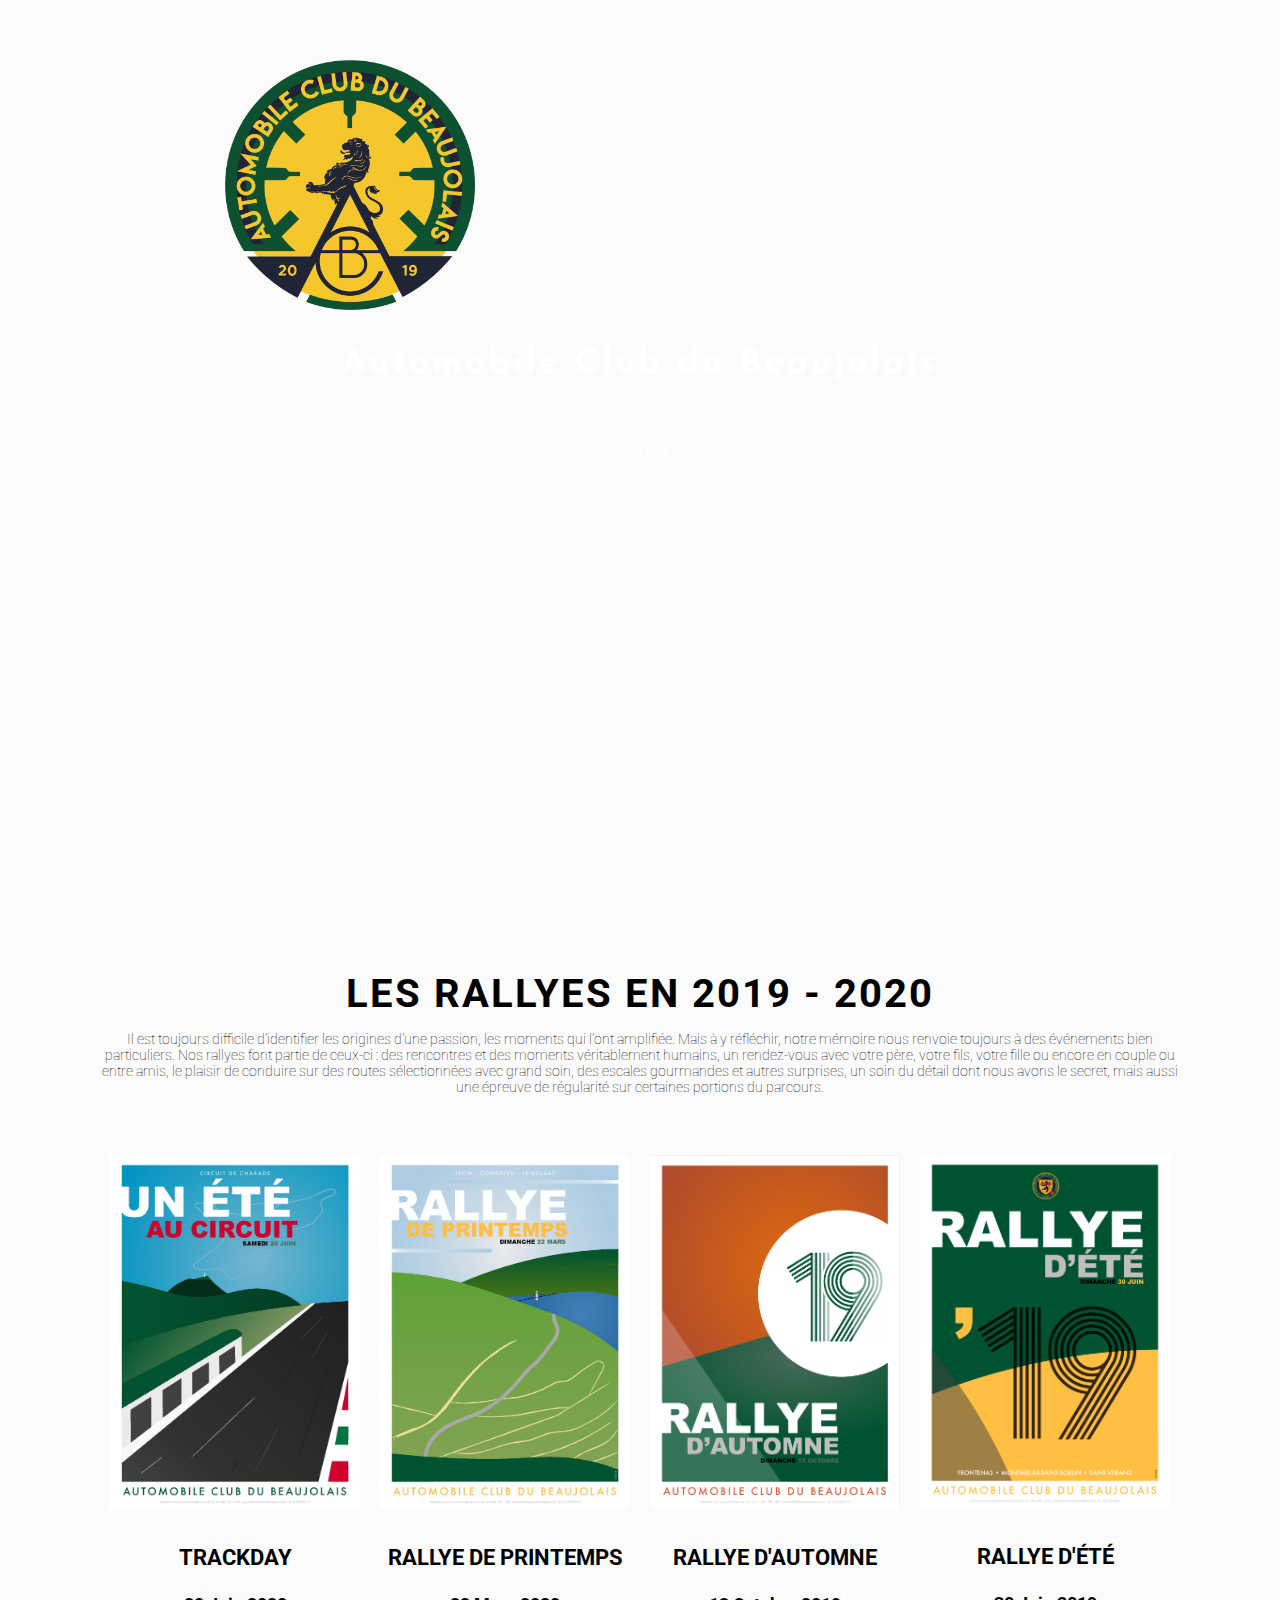
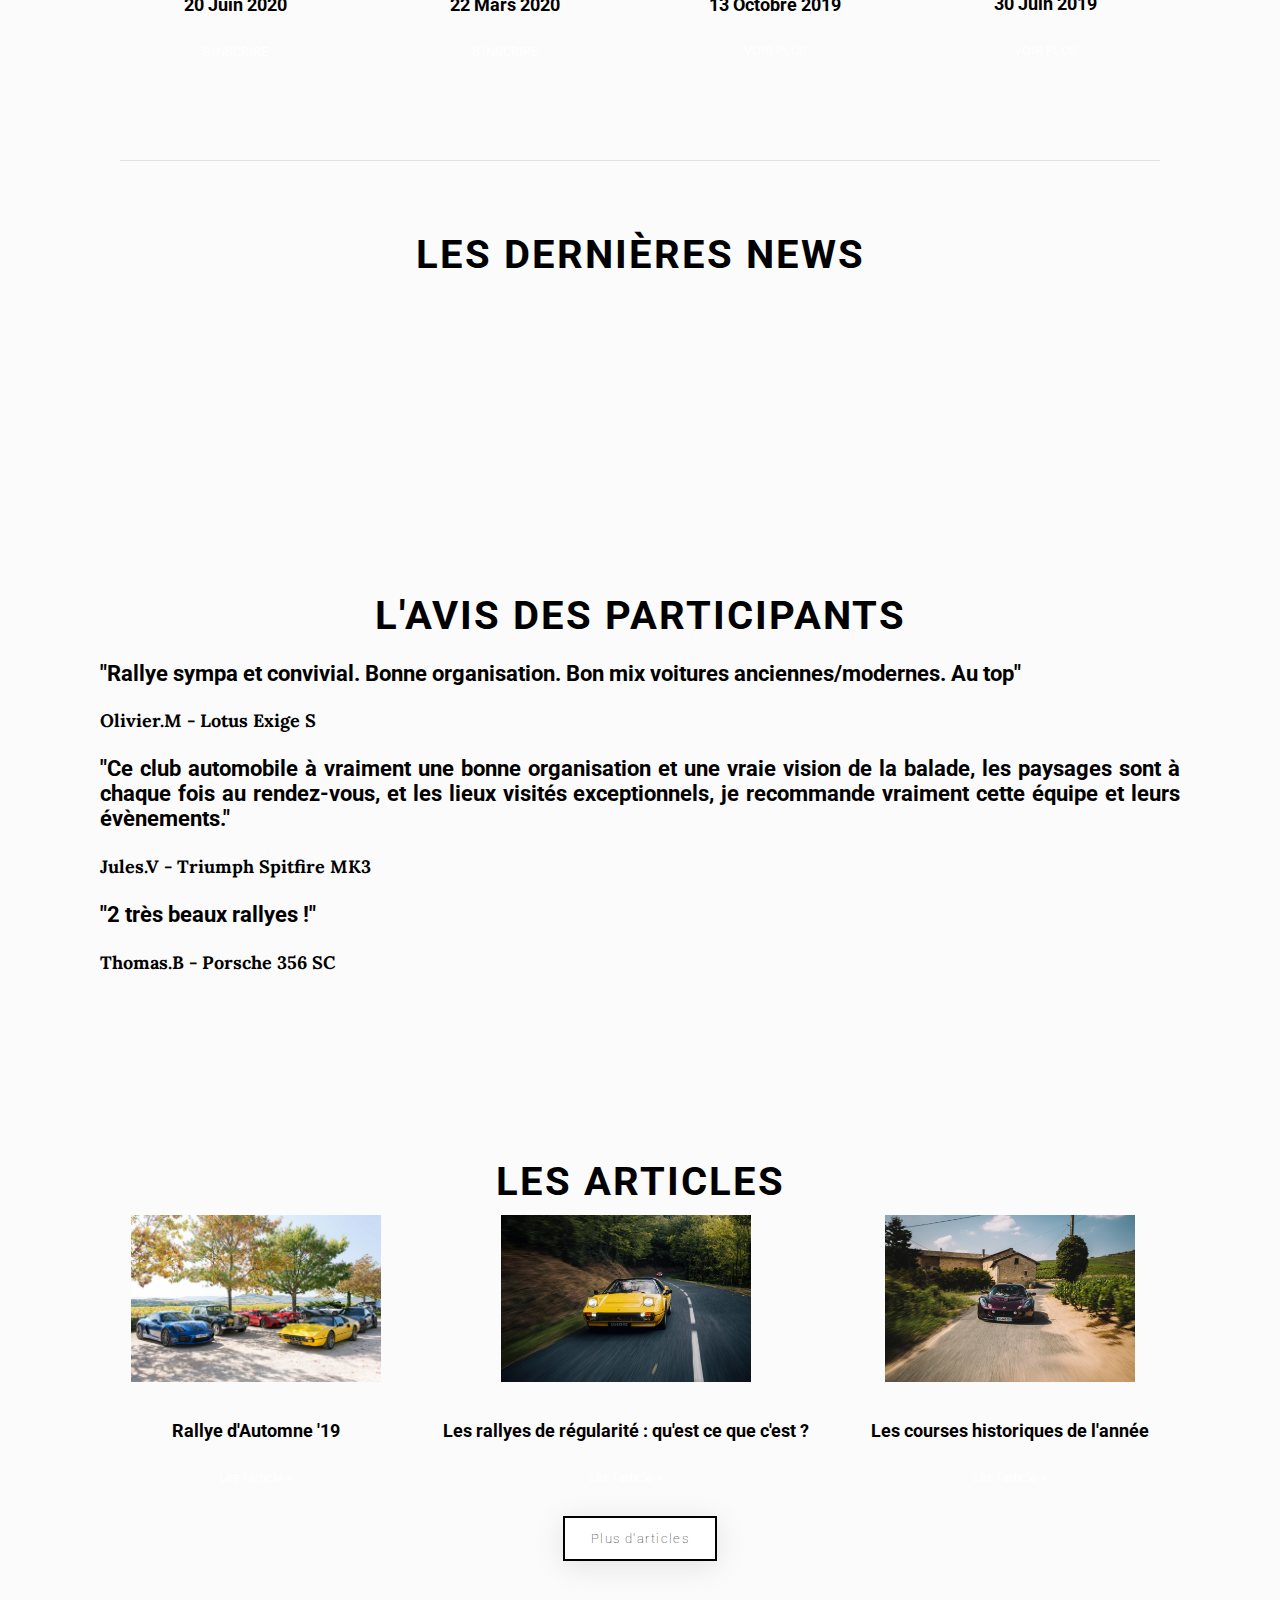
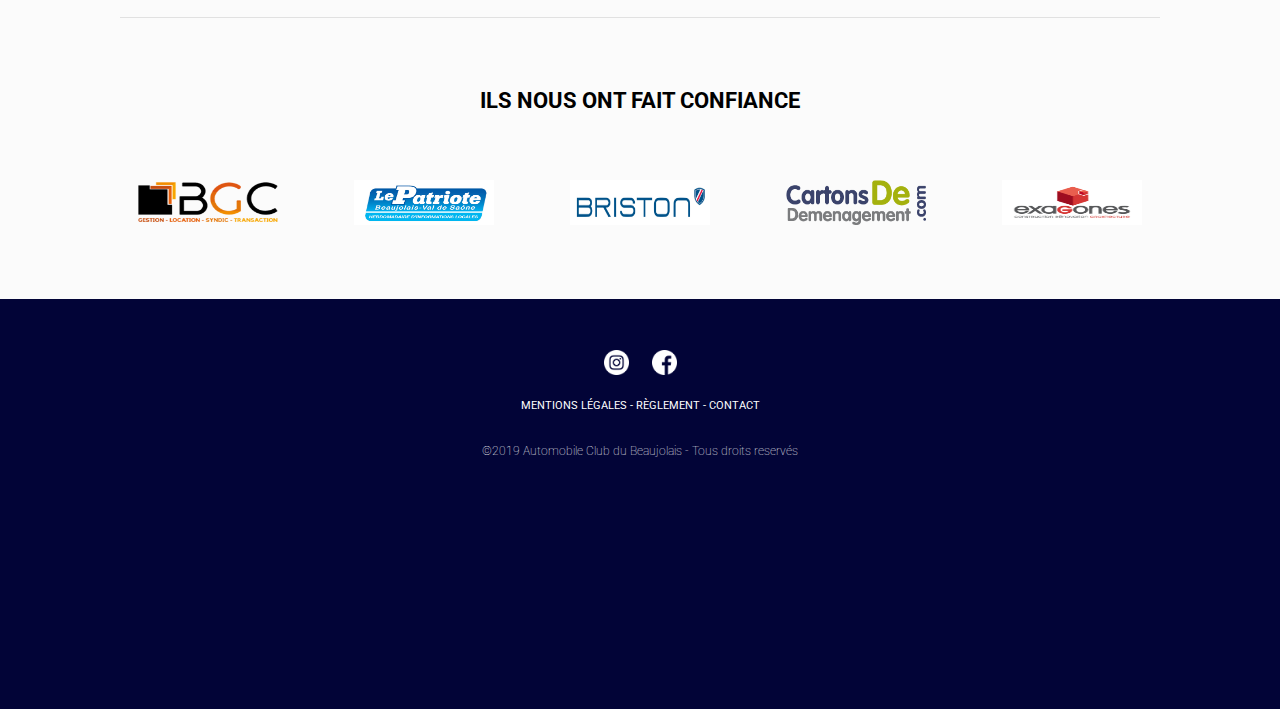
<file: index.html>
<!DOCTYPE html>
<html>
<head>
	<script async src="https://www.googletagmanager.com/gtag/js?id=UA-SOMETHING-1"></script>
	<script>
	  window.dataLayer = window.dataLayer || [];
	  function gtag(){dataLayer.push(arguments);}
	  gtag('js', new Date());
		gtag('config', 'UA-SOMETHING-1');
	</script>
	<title>Automobile Club du Beaujolais</title>
	<meta name="description" content="L'Automobile Club du Beaujolais propose des expériences automobile authentiques... Rallyes dans des lieux magiques, trackdays, rassemblements.">
	<meta charset="utf-8">
	<link rel="stylesheet" href="css/style.css">
	<script src="https://cdn.lightwidget.com/widgets/lightwidget.js"></script>
</head>

<body>

	<div class="banner">
			<ul class="menu">
				<li>
					<a href="file:///Users/antonindelas/Desktop/acb-site/index.html">ACCEUIL</a>
				</li>
				<li>
					<a href="file:///Users/antonindelas/Desktop/acb-site/events.html">ÉVÉNEMENTS</a>
				</li>
				<li>
					<a href="file:///Users/antonindelas/Desktop/acb-site/sponsors.html">PARTENAIRES</a>
				</li>
				<li>
					<a href="file:///Users/antonindelas/Desktop/acb-site/about-us.html">À PROPOS</a>
				</li>
				<li>
					<a href="file:///Users/antonindelas/Desktop/acb-site/contact.html">CONTACT</a>
				</li>
			</ul>
		<div class="container">
			<img src="img/logo.png" alt="logo ACB">
			<h1>Automobile Club du Beaujolais</h1>
			<h3>VIVEZ DES EXPÉRIENCES AUTOMOBILE AUTHENTIQUES</h3>
			<a href="#ancre-homepage">> Voir plus</a>
		</div>
	</div>

	<div class="container">
		<div id="ancre-homepage"></div>
		<div class="evenements">
			<h2>LES RALLYES EN 2019 - 2020</h2>
			<p>
				Il est toujours difficile d'identifier les origines d'une passion, les moments qui l'ont amplifiée. Mais à y réfléchir, notre mémoire nous renvoie toujours à des événements bien particuliers. Nos rallyes font partie de ceux-ci : des rencontres et des moments véritablement humains, un rendez-vous avec votre père, votre fils, votre fille ou encore en couple ou entre amis, le plaisir de conduire sur des routes sélectionnées avec grand soin, des escales gourmandes et autres surprises, un soin du détail dont nous avons le secret, mais aussi une épreuve de régularité sur certaines portions du parcours.
			</p>
			<div id="events">
				<div class="card"> <!-- Card -->
					<img src="img/affiche-trackday-20.jpg" alt="trackday"><br>
					<h3>TRACKDAY</h3>
					<h4>20 Juin 2020</h4>
					<a href="https://delasantonin.typeform.com/to/USdo1l">S'INSCRIRE</a>
				</div>
				<div class="card">
					<img src="img/affiche-rallye-printemps-20.jpg" alt="rallye de printemps 2020"><br>
					<h3>RALLYE DE PRINTEMPS</h3>
					<h4>22 Mars 2020</h4>
					<a href="https://delasantonin.typeform.com/to/USdo1l">S'INSCRIRE</a>
				</div>
				<div class="card">
					<img src="img/affiche-rallye-automne-19.png" alt="rallye d'automne"><br>
					<h3>RALLYE D'AUTOMNE</h3>
					<h4>13 Octobre 2019</h4>
					<a href="file:///Users/antonindelas/Desktop/acb-site/rallye-automne-19.html">VOIR PLUS</a>
				</div>
				<div class="card">
					<img src="img/affiche-rallye-ete-19.png" alt="rallye été"><br>
					<h3>RALLYE D'ÉTÉ</h3>
					<h4>30 Juin 2019</h4>
					<a href="#">VOIR PLUS</a><br>
				</div>
			</div>

			<div class="separateur"></div>

			<h2>LES DERNIÈRES NEWS</h2>
			<div class="feed-insta">
				<iframe src="http://lightwidget.com/widgets/ed7c06296f3d5eb2aa0db5c8c0baf0f8.html" scrolling="no" allowtransparency="true" class="lightwidget-widget" style="width:100%;border:0;overflow:hidden;"></iframe>
			</div>
		</div>
	</div>

	<div class="banner_review">
		<div class="review">
			<h2>L'AVIS DES PARTICIPANTS</h2>
				<div class="card_review">
					<h3>"Rallye sympa et convivial. Bonne organisation. Bon mix voitures anciennes/modernes. Au top"</h3>
					<h4>Olivier.M - Lotus Exige S</h4>
				</div>
				<div class="card_review">
					<h3>"Ce club automobile à vraiment une bonne organisation et une vraie vision de la balade, les paysages sont à chaque fois au rendez-vous, et les lieux visités exceptionnels, je recommande vraiment cette équipe et leurs évènements."</h3>
					<h4>Jules.V - Triumph Spitfire MK3</h4>
				</div>
				<div class="card_review">
					<h3>"2 très beaux rallyes !"</h3>
					<h4>Thomas.B - Porsche 356 SC</h4>
				</div>
		</div>
	</div>

	<div class="container">
		<h2>LES ARTICLES</h2>
		<div id="articles">
			<div class="card_article">
				<img src="img/background3.jpg" alt="article-rallye"><br>
				<h4>Rallye d'Automne '19</h3>
				<a href="#">Lire l'article ></a>
			</div>
			<div class="card_article">
				<img src="img/background.jpg" alt="article-rallye"><br>
				<h4>Les rallyes de régularité : qu'est ce que c'est ?</h3>
				<a href="#">Lire l'article ></a>
			</div>
			<div class="card_article">
				<img src="img/background1.jpg" alt="article-rallye"><br>
				<h4>Les courses historiques de l'année</h3>
				<a href="#">Lire l'article ></a>
			</div>
	</div>
	<a href="#" class="btn-show-more">Plus d'articles</a>

		<div class="separateur"></div>

		<h3>ILS NOUS ONT FAIT CONFIANCE</h3>
		<div class="partners">
			<div class="card_partners_logo">
				<a href="http://www.regie-bgc.fr/" target="_blank"><img src="img/partners/regie-bgc.png" alt= "regie-bgc"></a>
			</div>
			<div class="card_partners_logo">
				<a href="https://www.lepatriote.fr/" target="_blank"><img src="img/partners/le-patriote.jpg" alt= "lepatriote"></a>
			</div>
			<div class="card_partners_logo">
				<a href="https://www.briston-watches.com/" target="_blank"><img src="img/partners/briston.jpg" alt= "briston-watches"></a>
			</div>
			<div class="card_partners_logo">
				<a href="https://www.cartonsdedemenagement.com/" target="_blank"><img src="img/partners/cartonsdedemenagement.png" alt= "cartonsdedemenagement"></a>
			</div>
			<div class="card_partners_logo">
				<img src="img/partners/exagones.png" alt="exagones"><br>
			</div>
		</div>
	</div>


	<div class="footer">
		<ul class="social-networks">
			<li>
				<a href="https://www.instagram.com/automobileclubbeaujolais" target="_blank"><img src="img/icons/instagram.png" alt= "instagram icon"></a>
			</li>
			<li>
				<a href="https://www.facebook.com/automobileclubbeaujolais/" target="_blank"><img src="img/icons/facebook.png" alt= "facebook icon"></a>
			</li>
		</ul>
		<ul class="mentions-legales">
			<li>
				<a href="https://www.instagram.com/automobileclubbeaujolais">MENTIONS LÉGALES -</a>
			</li>
			<li>
				<a href="https://www.instagram.com/automobileclubbeaujolais"> RÈGLEMENT -</a>
			</li>
			<li>
				<a href="file:///Users/antonindelas/Desktop/acb-site/contact.html"> CONTACT</a>
			</li>
		</ul>
		<p>©2019 Automobile Club du Beaujolais - Tous droits reservés</p>
	</div>
</body>
</html>
</file>
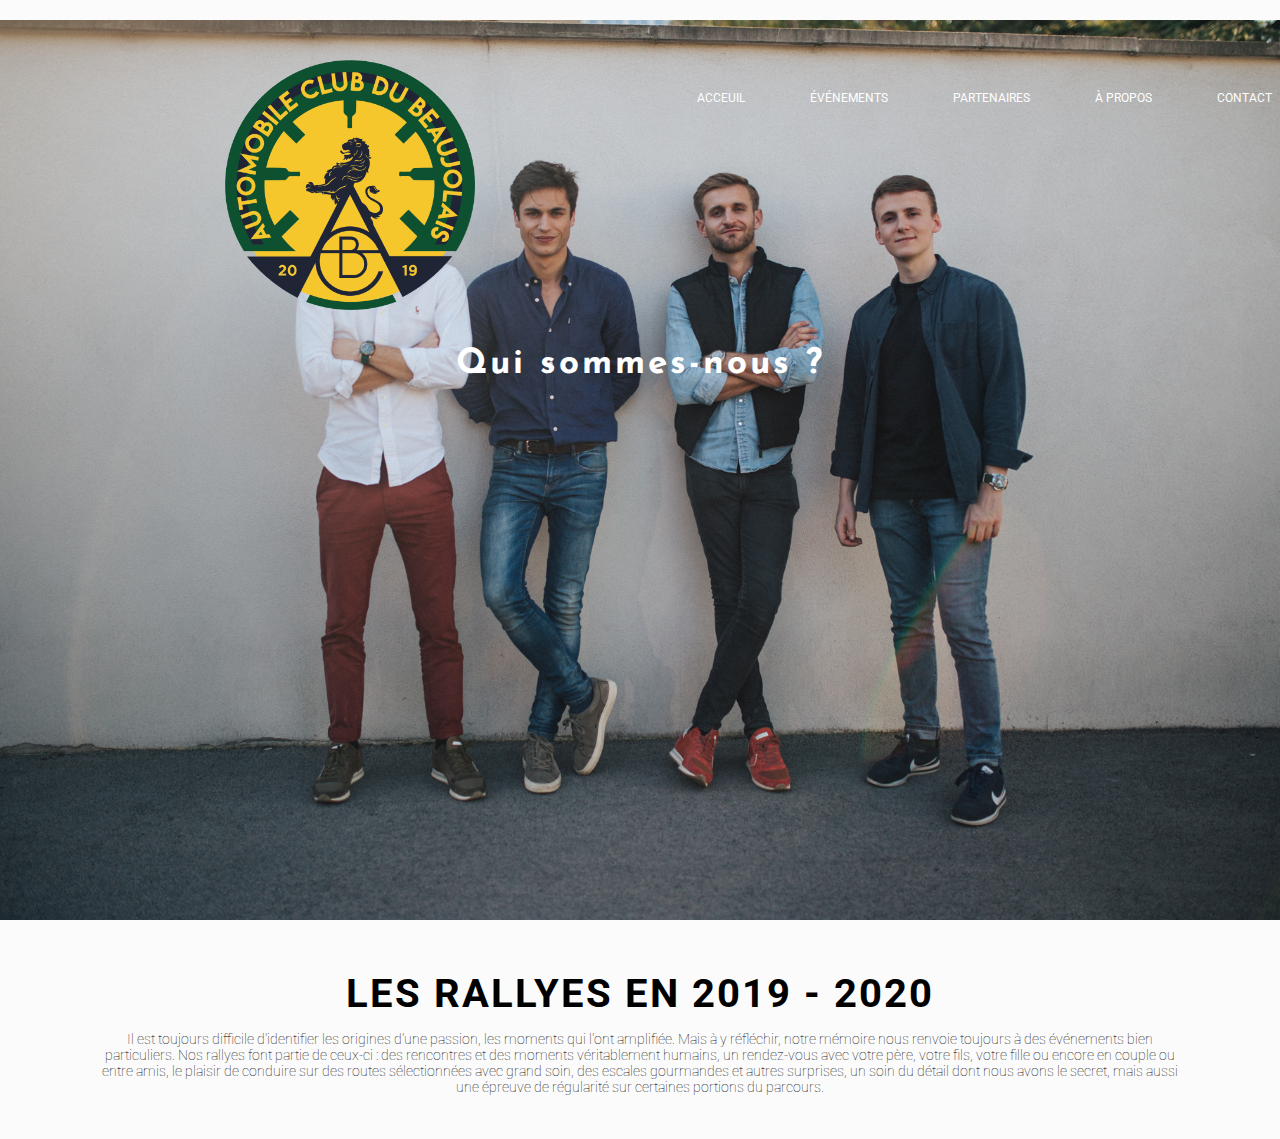
<file: about-us.html>
<!DOCTYPE html>
<html>
<head>
	<title>Qui sommes-nous | Automobile Club du Beaujolais</title>
	<meta name="description" content="L'Automobile Club du Beaujolais a été fondé par 4 jeunes passionnés de voitures anciennes.">
	<meta charset="utf-8">
	<link rel="stylesheet" href="css/style.css">
	<script src="https://cdn.lightwidget.com/widgets/lightwidget.js"></script>
</head>

<body>

	<div class="banner" id="banner-about-us">
		<ul class="menu">
			<li>
				<a href="file:///Users/antonindelas/Desktop/acb-site/index.html">ACCEUIL</a>
			</li>
			<li>
				<a href="file:///Users/antonindelas/Desktop/acb-site/events.html">ÉVÉNEMENTS</a>
			</li>
			<li>
				<a href="file:///Users/antonindelas/Desktop/acb-site/sponsors.html">PARTENAIRES</a>
			</li>
			<li>
				<a href="https://www.instagram.com/automobileclubbeaujolais">À PROPOS</a>
			</li>
			<li>
				<a href="file:///Users/antonindelas/Desktop/acb-site/contact.html">CONTACT</a>
			</li>
		</ul>
		<div class="container">
			<img src="img/logo.png" alt="logo ACB">
			<h1>Qui sommes-nous ?</h1>
		</div>
		</div>
	</div>

	<div class="container">
		<div id="ancre-homepage"></div>
			<h2>LES RALLYES EN 2019 - 2020</h2>
			<p>
				Il est toujours difficile d'identifier les origines d'une passion, les moments qui l'ont amplifiée. Mais à y réfléchir, notre mémoire nous renvoie toujours à des événements bien particuliers. Nos rallyes font partie de ceux-ci : des rencontres et des moments véritablement humains, un rendez-vous avec votre père, votre fils, votre fille ou encore en couple ou entre amis, le plaisir de conduire sur des routes sélectionnées avec grand soin, des escales gourmandes et autres surprises, un soin du détail dont nous avons le secret, mais aussi une épreuve de régularité sur certaines portions du parcours.
			</p>
	</div>

</body>
</html>
</file>
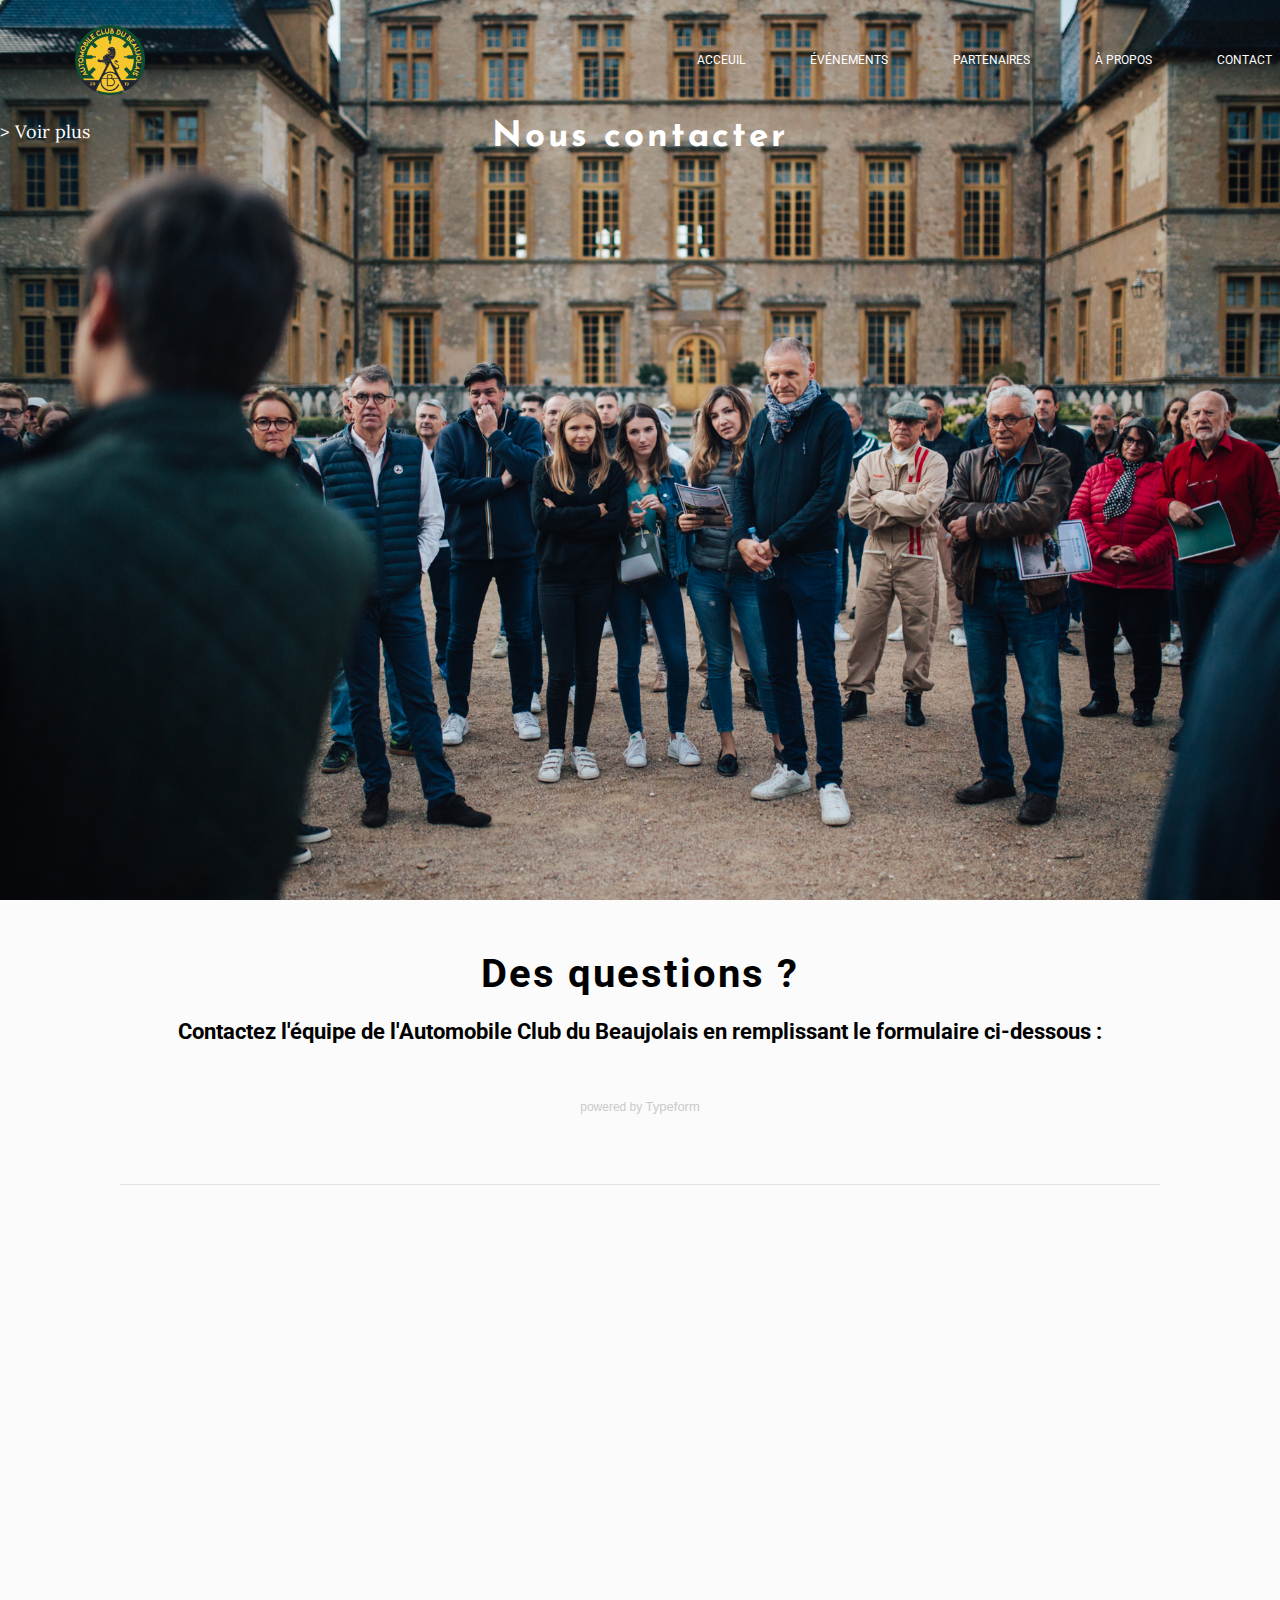
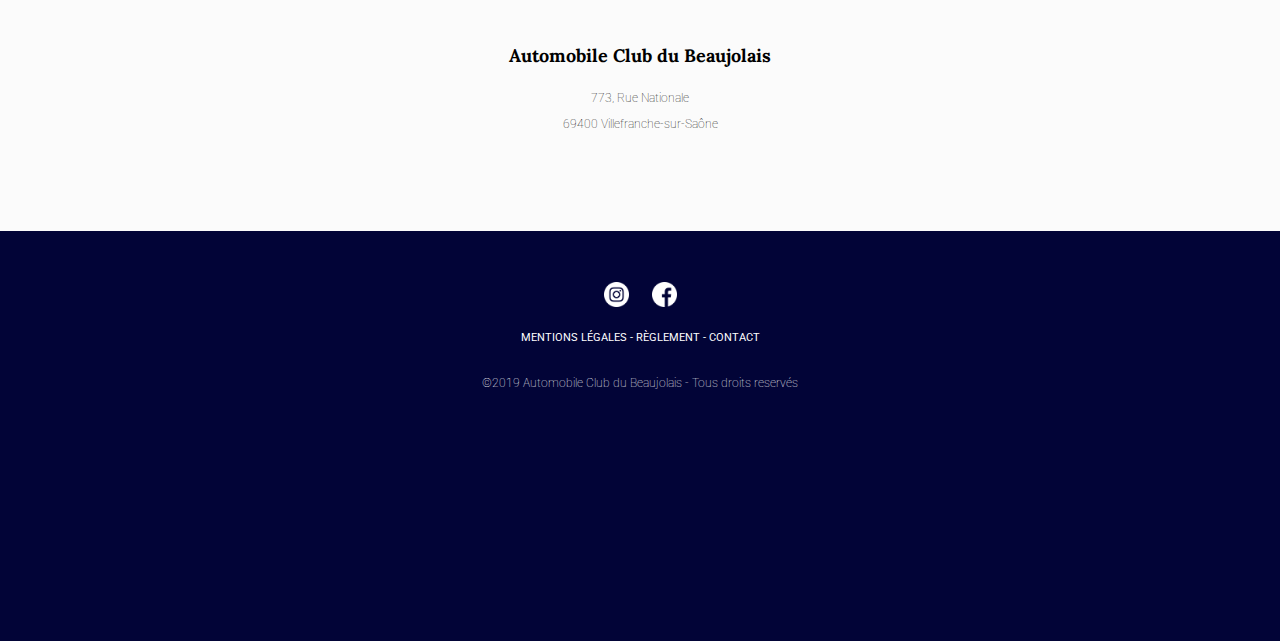
<file: contact.html>
<!DOCTYPE html>
<html>
<head>
	<title>Contact</title>
	<meta charset="utf-8">
	<link rel="stylesheet" href="css/style.css">
</head>

<body>

	<div class="banner" id="banner-contact">

    <div class="logo">
      <li><a href="file:///Users/antonindelas/Desktop/acb-site/index.html"><img src="img/logo.png" alt="logo ACB"></a></li>
    </div>

    <div class="menu">
      <li><a href="file:///Users/antonindelas/Desktop/acb-site/index.html">ACCEUIL</a></li>
      <li><a href="file:///Users/antonindelas/Desktop/acb-site/events.html">ÉVÉNEMENTS</a></li>
      <li><a href="file:///Users/antonindelas/Desktop/acb-site/sponsors.html">PARTENAIRES</a></li>
      <li><a href="file:///Users/antonindelas/Desktop/acb-site/about-us.html">À PROPOS</a></li>
      <li><a href="file:///Users/antonindelas/Desktop/acb-site/contact.html">CONTACT</a></li>
    </div>

    <div class="title">
      <h1>Nous contacter</h1>
    </div>

    <div class="arrow-show-more-banner">
      <a href="#ancre-homepage">> Voir plus</a>
    </div>
  </div>

	<div class="container">
		<h2>Des questions ?</h2>
		<h3>Contactez l'équipe de l'Automobile Club du Beaujolais en remplissant le formulaire ci-dessous :</h3>
		<div class="contact-form">
			<div class="typeform-widget" data-url="https://delasantonin.typeform.com/to/USdo1l" style="width: 100%; height: 100%;"></div> <script> (function() { var qs,js,q,s,d=document, gi=d.getElementById, ce=d.createElement, gt=d.getElementsByTagName, id="typef_orm", b="https://embed.typeform.com/"; if(!gi.call(d,id)) { js=ce.call(d,"script"); js.id=id; js.src=b+"embed.js"; q=gt.call(d,"script")[0]; q.parentNode.insertBefore(js,q) } })() </script> <div style="font-family: Sans-Serif;font-size: 12px;color: #999;opacity: 0.5; padding-top: 5px;"> powered by <a href="https://admin.typeform.com/signup?utm_campaign=USdo1l&utm_source=typeform.com-15102579-Free&utm_medium=typeform&utm_content=typeform-embedded-poweredbytypeform&utm_term=EN" style="color: #999" target="_blank">Typeform</a> </div>
		</div>

	<div class="separateur"></div>
	</div>

	<div class="google-maps">
		<iframe src="https://www.google.com/maps/embed?pb=!1m18!1m12!1m3!1d2772.141792992696!2d4.716370215200181!3d45.988398106333705!2m3!1f0!2f0!3f0!3m2!1i1024!2i768!4f13.1!3m3!1m2!1s0x47f48522dabbf257%3A0x97bee26005851bb!2s773%20Rue%20nationale%2C%2069400%20Villefranche-sur-Sa%C3%B4ne!5e0!3m2!1sfr!2sfr!4v1575293977829!5m2!1sfr!2sfr" width="400" height="300" frameborder="0" style="border:0;" allowfullscreen=""></iframe>
		<h4>Automobile Club du Beaujolais</h4>
		<p>773, Rue Nationale</p>
		<p>69400 Villefranche-sur-Saône</p>
	</div>

	<div class="footer">
		<ul class="social-networks">
			<li>
				<a href="https://www.instagram.com/automobileclubbeaujolais"><img src="img/icons/instagram.png" alt= "instagram icon"></a>
			</li>
			<li>
				<a href="https://www.instagram.com/automobileclubbeaujolais"><img src="img/icons/facebook.png" alt= "facebook icon"></a>
			</li>
		</ul>
		<ul class="mentions-legales">
			<li>
				<a href="https://www.instagram.com/automobileclubbeaujolais">MENTIONS LÉGALES -</a>
			</li>
			<li>
				<a href="https://www.instagram.com/automobileclubbeaujolais"> RÈGLEMENT -</a>
			</li>
			<li>
				<a href="https://www.instagram.com/automobileclubbeaujolais"> CONTACT</a>
			</li>
		</ul>
		<p>©2019 Automobile Club du Beaujolais - Tous droits reservés</p>
	</div>
</file>
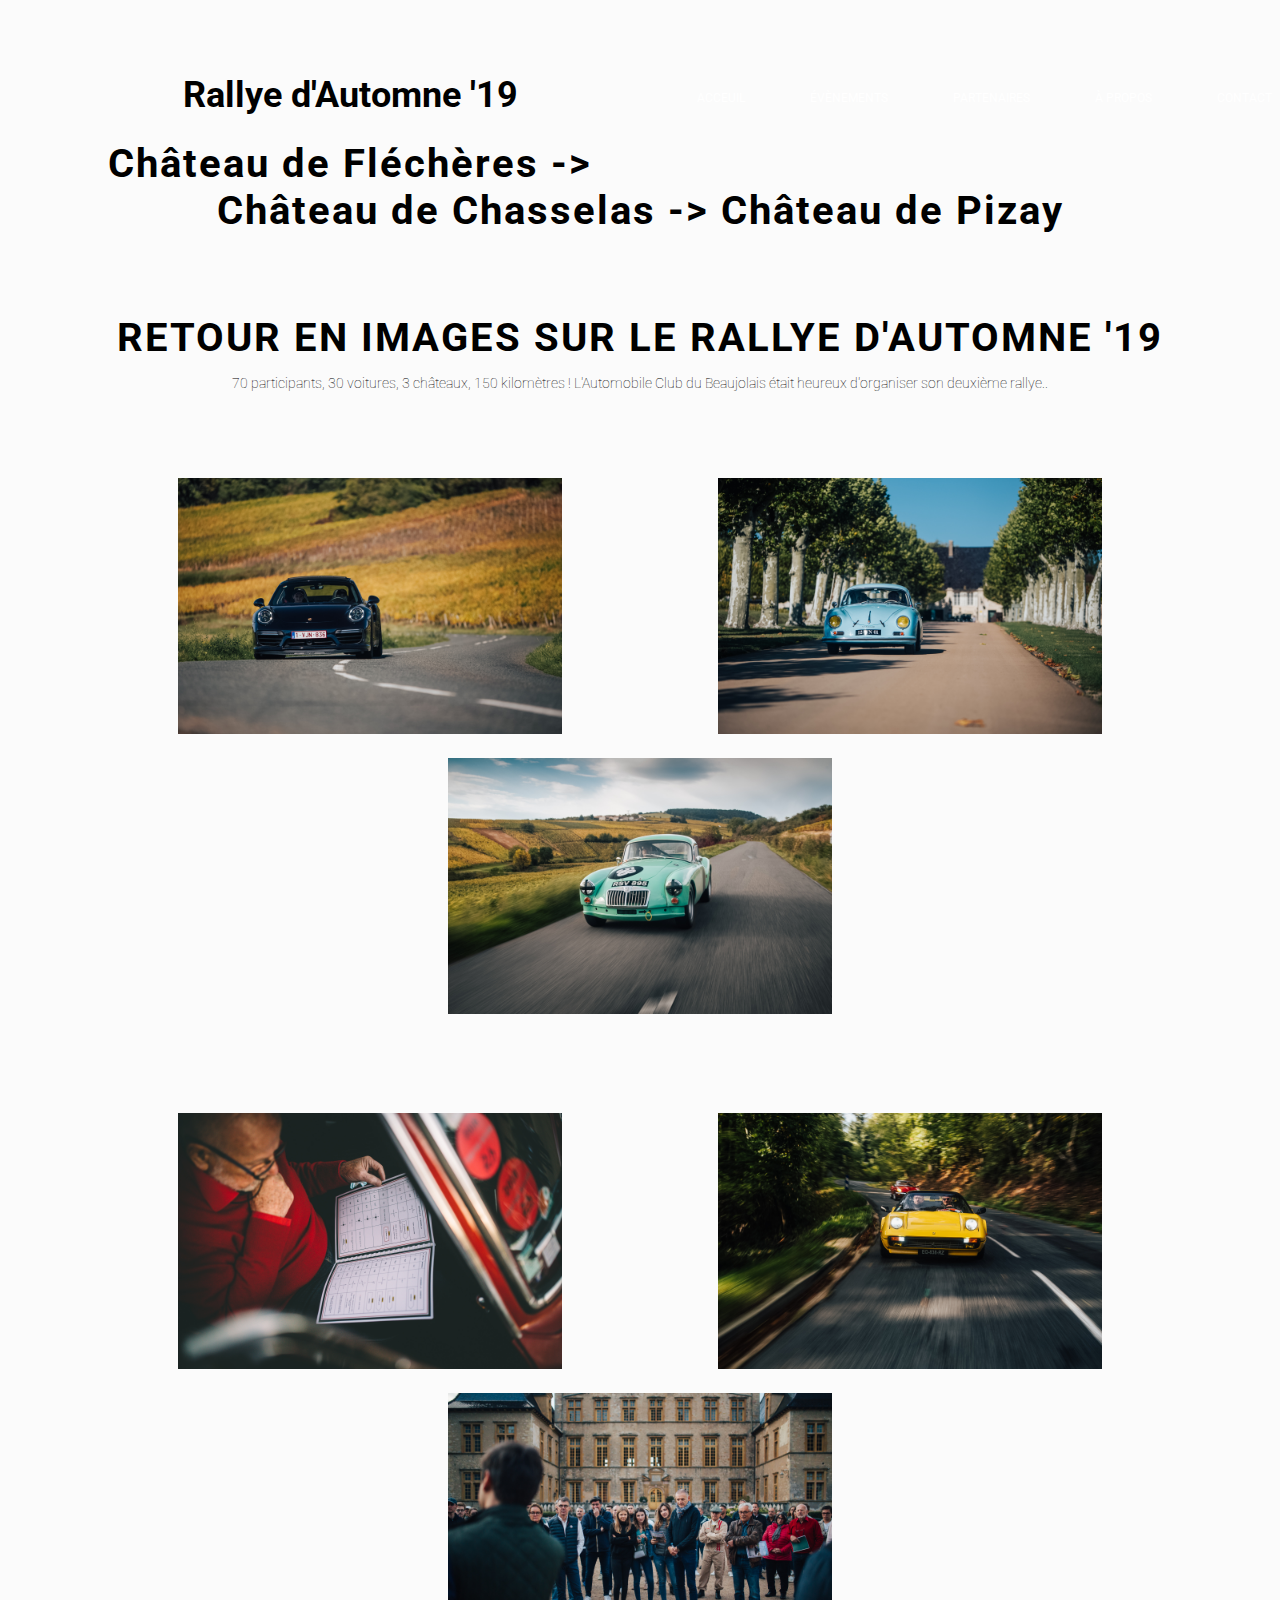
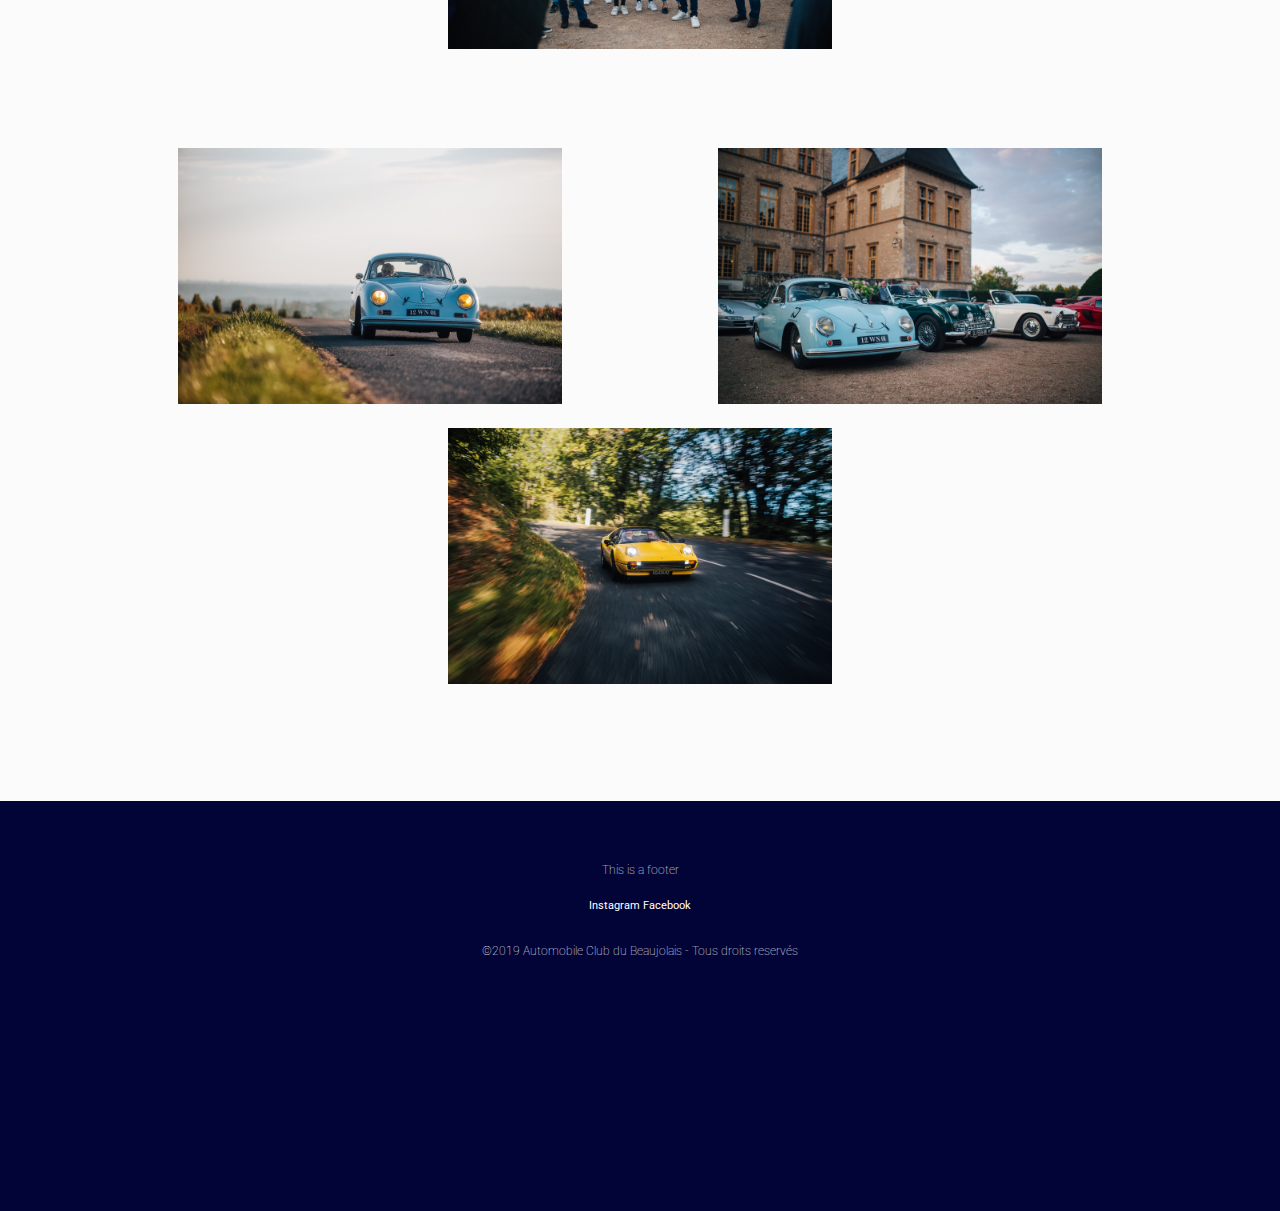
<file: rallye-automne-19.html>
<!DOCTYPE html>
<html>
<head>
	<title>Rallye d'Automne '19</title>
	<meta charset="utf-8">
	<link rel="stylesheet" href="css/style.css">
</head>

<body>
	<div class="banner_events">
		<ul class="menu">
			<li>
				<a href="file:///Users/antonindelas/Desktop/acb-site/index.html">ACCEUIL</a>
			</li>
			<li>
				<a href="file:///Users/antonindelas/Desktop/acb-site/events.html">ÉVÈNEMENTS</a>
			</li>
			<li>
				<a href="file:///Users/antonindelas/Desktop/acb-site/sponsors.html">PARTENAIRES</a>
			</li>
			<li>
				<a href="https://www.instagram.com/automobileclubbeaujolais">À PROPOS</a>
			</li>
			<li>
				<a href="file:///Users/antonindelas/Desktop/acb-site/contact.html">CONTACT</a>
			</li>
		</ul>
		<div class="container">
			<h1>Rallye d'Automne '19</h1>
			<h2>Château de Fléchères -> Château de Chasselas -> Château de Pizay</h2>
		</div>
	</div>

	<div class="container">
		<h2>RETOUR EN IMAGES SUR LE RALLYE D'AUTOMNE '19</h2>
		<p>
			70 participants, 30 voitures, 3 châteaux, 150 kilomètres !
			L'Automobile Club du Beaujolais était heureux d'organiser son deuxième rallye..
		</p>
		<div class="gallery">
			<img class="gallery-picture" src="img/rallye-automne-2019/rallye-automne-1.jpg" alt="rallye d'automne"><br>
			<img class="gallery-picture" src="img/rallye-automne-2019/rallye-automne-2.jpg" alt="rallye d'automne"><br>
			<img class="gallery-picture" src="img/rallye-automne-2019/rallye-automne-3.jpg" alt="rallye d'automne"><br>
		</div>
		<div class="gallery">
			<img class="gallery-picture" src="img/rallye-automne-2019/rallye-automne-4.jpg" alt="rallye d'automne"><br>
			<img class="gallery-picture" src="img/rallye-automne-2019/rallye-automne-5.jpg" alt="rallye d'automne"><br>
			<img class="gallery-picture" src="img/rallye-automne-2019/rallye-automne-6.jpg" alt="rallye d'automne"><br>
		</div>
		<div class="gallery">
			<img class="gallery-picture" src="img/rallye-automne-2019/rallye-automne-7.jpg" alt="rallye d'automne"><br>
			<img class="gallery-picture" src="img/rallye-automne-2019/rallye-automne-8.jpg" alt="rallye d'automne"><br>
			<img class="gallery-picture" src="img/rallye-automne-2019/rallye-automne-9.jpg" alt="rallye d'automne"><br>
		</div>
	</div>

	<div class="footer">
		<p>This is a footer</p>
		<ul class="social-networks">
			<li>
				<a href="https://www.instagram.com/automobileclubbeaujolais">Instagram</a>
			</li>
			<li>
				<a href="https://www.instagram.com/automobileclubbeaujolais">Facebook</a>
			</li>
		</ul>
		<p>©2019 Automobile Club du Beaujolais - Tous droits reservés</p>
	</div>
</body>
</html>
</file>
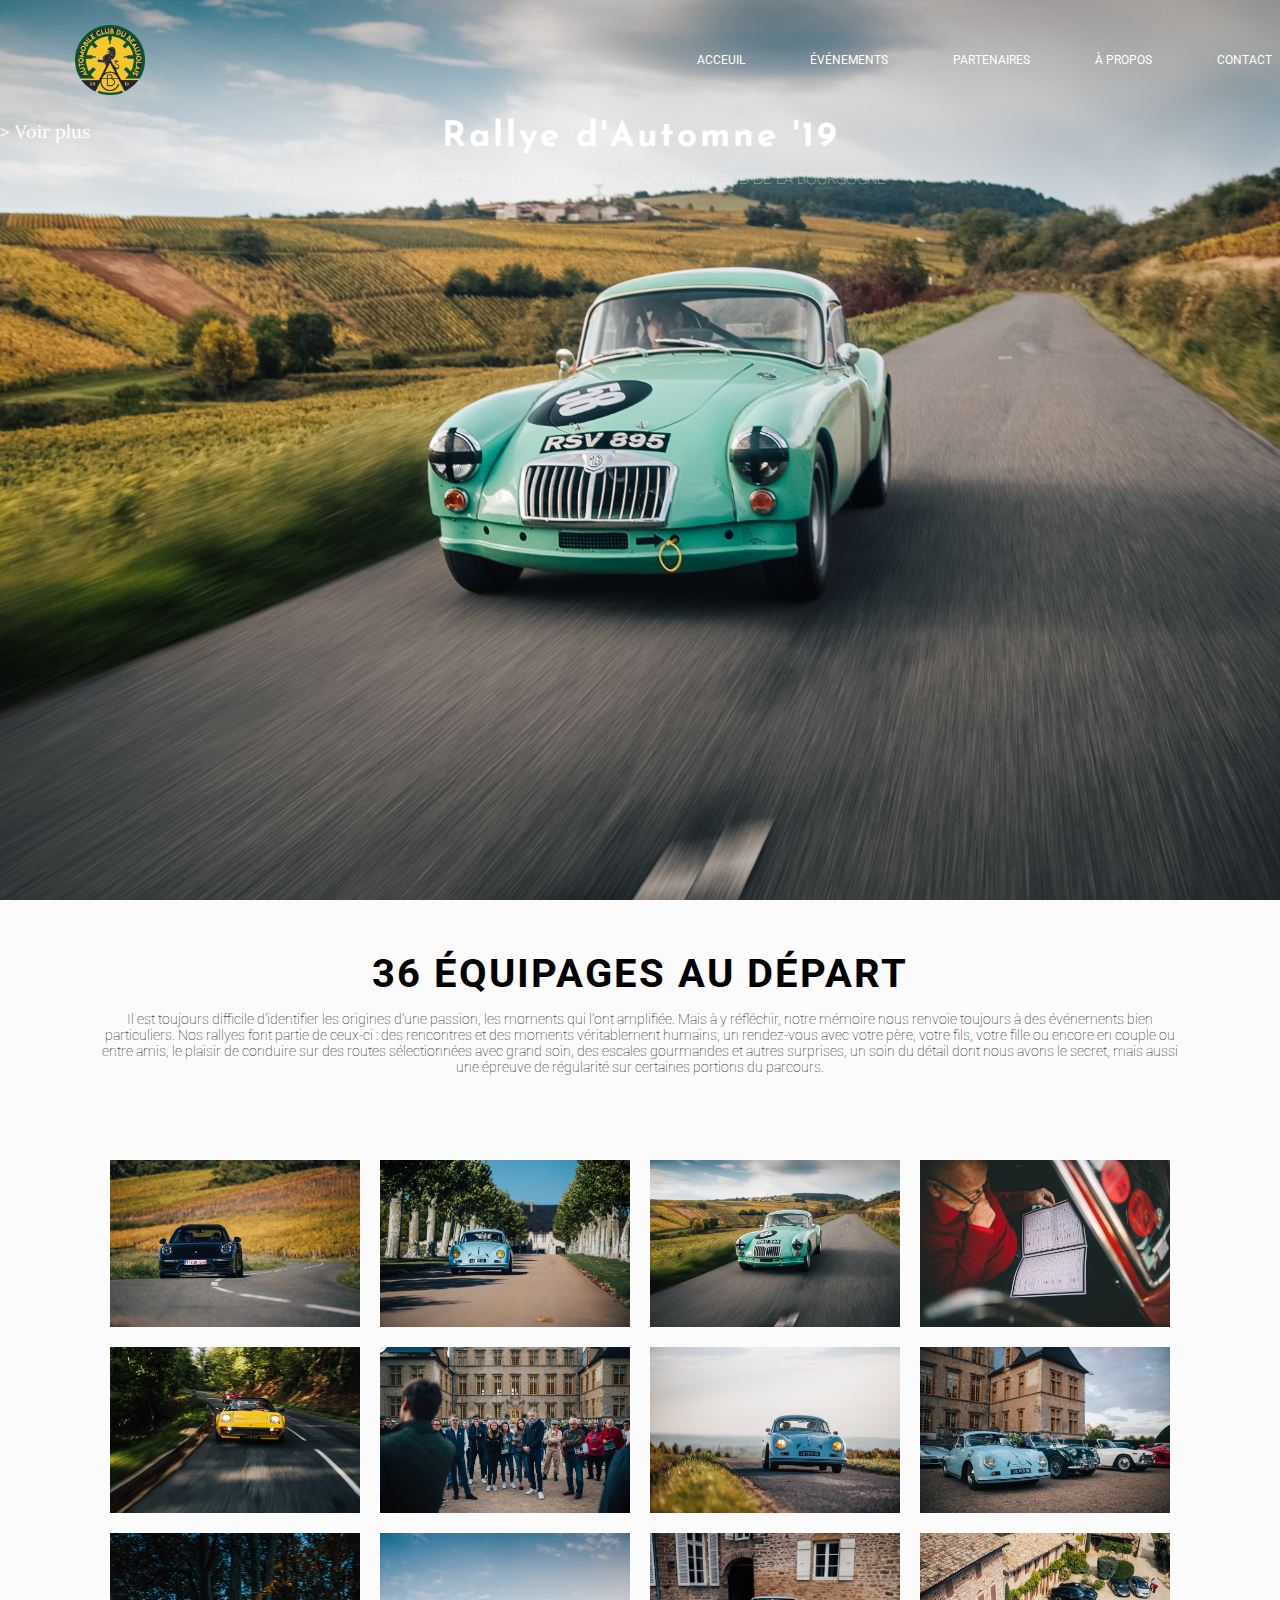
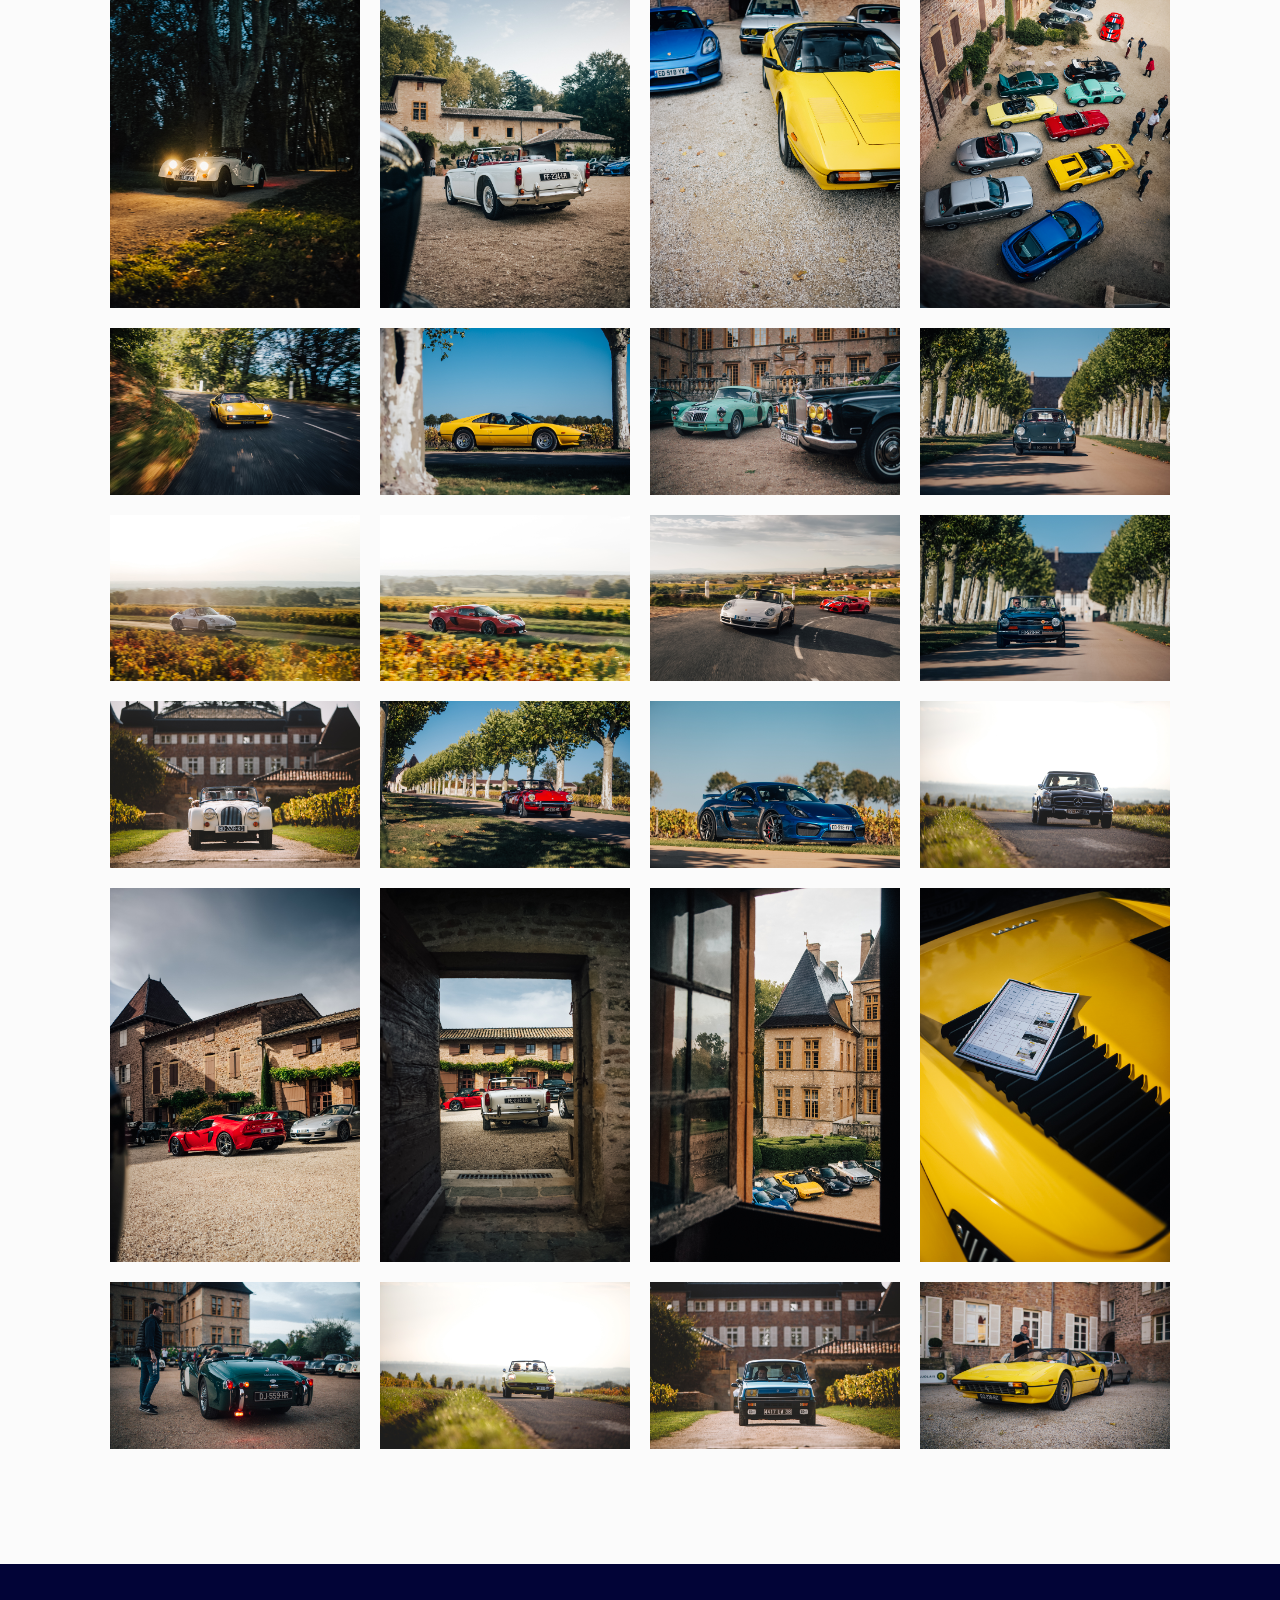
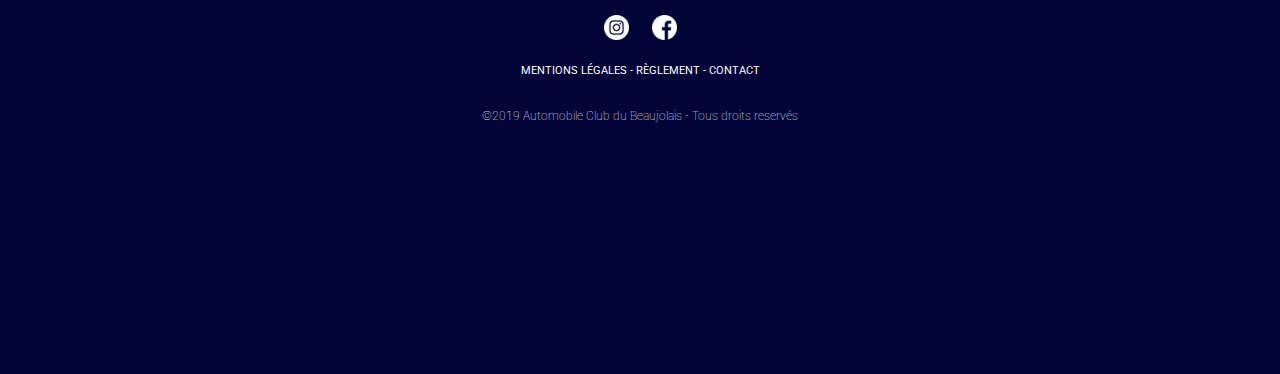
<file: rallye-automne-2019.html>
<!DOCTYPE html>
<html>
<head>
  <title>Rallye d'Automne 19 | Automobile Club du Beaujolais</title>
  <meta charset="utf-8">
  <link rel="stylesheet" href="css/style.css">
  <script src="https://cdn.lightwidget.com/widgets/lightwidget.js"></script>
  <meta name="viewport" content="width=device-width, initial-scale=1">
</head>

<body>

  <div class="banner" id="banner-rallye-automne-2019">

    <div class="logo">
      <li><a href="file:///Users/antonindelas/Desktop/acb-site/index.html"><img src="img/logo.png" alt="logo ACB"></a></li>
    </div>

    <div class="menu">
      <li><a href="file:///Users/antonindelas/Desktop/acb-site/index.html">ACCEUIL</a></li>
      <li><a href="file:///Users/antonindelas/Desktop/acb-site/events.html">ÉVÉNEMENTS</a></li>
      <li><a href="file:///Users/antonindelas/Desktop/acb-site/sponsors.html">PARTENAIRES</a></li>
      <li><a href="file:///Users/antonindelas/Desktop/acb-site/about-us.html">À PROPOS</a></li>
      <li><a href="file:///Users/antonindelas/Desktop/acb-site/contact.html">CONTACT</a></li>
    </div>

    <div class="title">
      <h1>Rallye d'Automne '19</h1>
      <h3>ROUTES DES CHÂTEAUX DU BEAUJOLAIS ET DU SUD DE LA BOURGOGNE</h3>
    </div>

    <div class="arrow-show-more-banner">
      <a href="#ancre-homepage">> Voir plus</a>
    </div>
  </div>

  <div class="container">
    <div id="ancre-rallye-automne-2019"></div>
    <h2>36 ÉQUIPAGES AU DÉPART</h2>
    <p>
      Il est toujours difficile d'identifier les origines d'une passion, les moments qui l'ont amplifiée. Mais à y réfléchir, notre mémoire nous renvoie toujours à des événements bien particuliers. Nos rallyes font partie de ceux-ci : des rencontres et des moments véritablement humains, un rendez-vous avec votre père, votre fils, votre fille ou encore en couple ou entre amis, le plaisir de conduire sur des routes sélectionnées avec grand soin, des escales gourmandes et autres surprises, un soin du détail dont nous avons le secret, mais aussi une épreuve de régularité sur certaines portions du parcours.
    </p>
    <div class="gallery">
      <img src="img/rallye-automne-2019/rallye-automne-1.jpg">
      <img src="img/rallye-automne-2019/rallye-automne-2.jpg">
      <img src="img/rallye-automne-2019/rallye-automne-3.jpg">
      <img src="img/rallye-automne-2019/rallye-automne-4.jpg">
      <img src="img/rallye-automne-2019/rallye-automne-5.jpg">
      <img src="img/rallye-automne-2019/rallye-automne-6.jpg">
      <img src="img/rallye-automne-2019/rallye-automne-7.jpg">
      <img src="img/rallye-automne-2019/rallye-automne-8.jpg">
      <!-- vertical images -->
      <img src="img/rallye-automne-2019/rallye-automne-17.jpg">
      <img src="img/rallye-automne-2019/rallye-automne-18.jpg">
      <img src="img/rallye-automne-2019/rallye-automne-19.jpg">
      <img src="img/rallye-automne-2019/rallye-automne-20.jpg">
      <!-- horizontal images -->
      <img src="img/rallye-automne-2019/rallye-automne-9.jpg">
      <img src="img/rallye-automne-2019/rallye-automne-10.jpg">
      <img src="img/rallye-automne-2019/rallye-automne-11.jpg">
      <img src="img/rallye-automne-2019/rallye-automne-12.jpg">
      <img src="img/rallye-automne-2019/rallye-automne-13.jpg">
      <img src="img/rallye-automne-2019/rallye-automne-14.jpg">
      <img src="img/rallye-automne-2019/rallye-automne-15.jpg">
      <img src="img/rallye-automne-2019/rallye-automne-16.jpg">
      <img src="img/rallye-automne-2019/rallye-automne-21.jpg">
      <img src="img/rallye-automne-2019/rallye-automne-22.jpg">
      <img src="img/rallye-automne-2019/rallye-automne-23.jpg">
      <img src="img/rallye-automne-2019/rallye-automne-24.jpg">
      <!-- vertical images -->
      <img src="img/rallye-automne-2019/rallye-automne-25.jpg">
      <img src="img/rallye-automne-2019/rallye-automne-26.jpg">
      <img src="img/rallye-automne-2019/rallye-automne-27.jpg">
      <img src="img/rallye-automne-2019/rallye-automne-28.jpg">
      <!-- horizontal images -->
      <img src="img/rallye-automne-2019/rallye-automne-29.jpg">
      <img src="img/rallye-automne-2019/rallye-automne-30.jpg">
      <img src="img/rallye-automne-2019/rallye-automne-31.jpg">
      <img src="img/rallye-automne-2019/rallye-automne-32.jpg">
    </div>
  </div>

  <div class="footer">
    <ul class="social-networks">
      <li><a href="https://www.instagram.com/automobileclubbeaujolais" target="_blank"><img src="img/icons/instagram.png" alt= "instagram icon"></a></li>
      <li><a href="https://www.facebook.com/automobileclubbeaujolais/" target="_blank"><img src="img/icons/facebook.png" alt= "facebook icon"></a></li>
    </ul>
    <ul class="mentions-legales">
      <li><a href="https://www.instagram.com/automobileclubbeaujolais">MENTIONS LÉGALES -</a></li>
      <li><a href="https://www.instagram.com/automobileclubbeaujolais"> RÈGLEMENT -</a></li>
      <li><a href="file:///Users/antonindelas/Desktop/acb-site/contact.html"> CONTACT</a></li>
    </ul>
    <p>©2019 Automobile Club du Beaujolais - Tous droits reservés</p>
  </div>

</body>
</html>
</file>
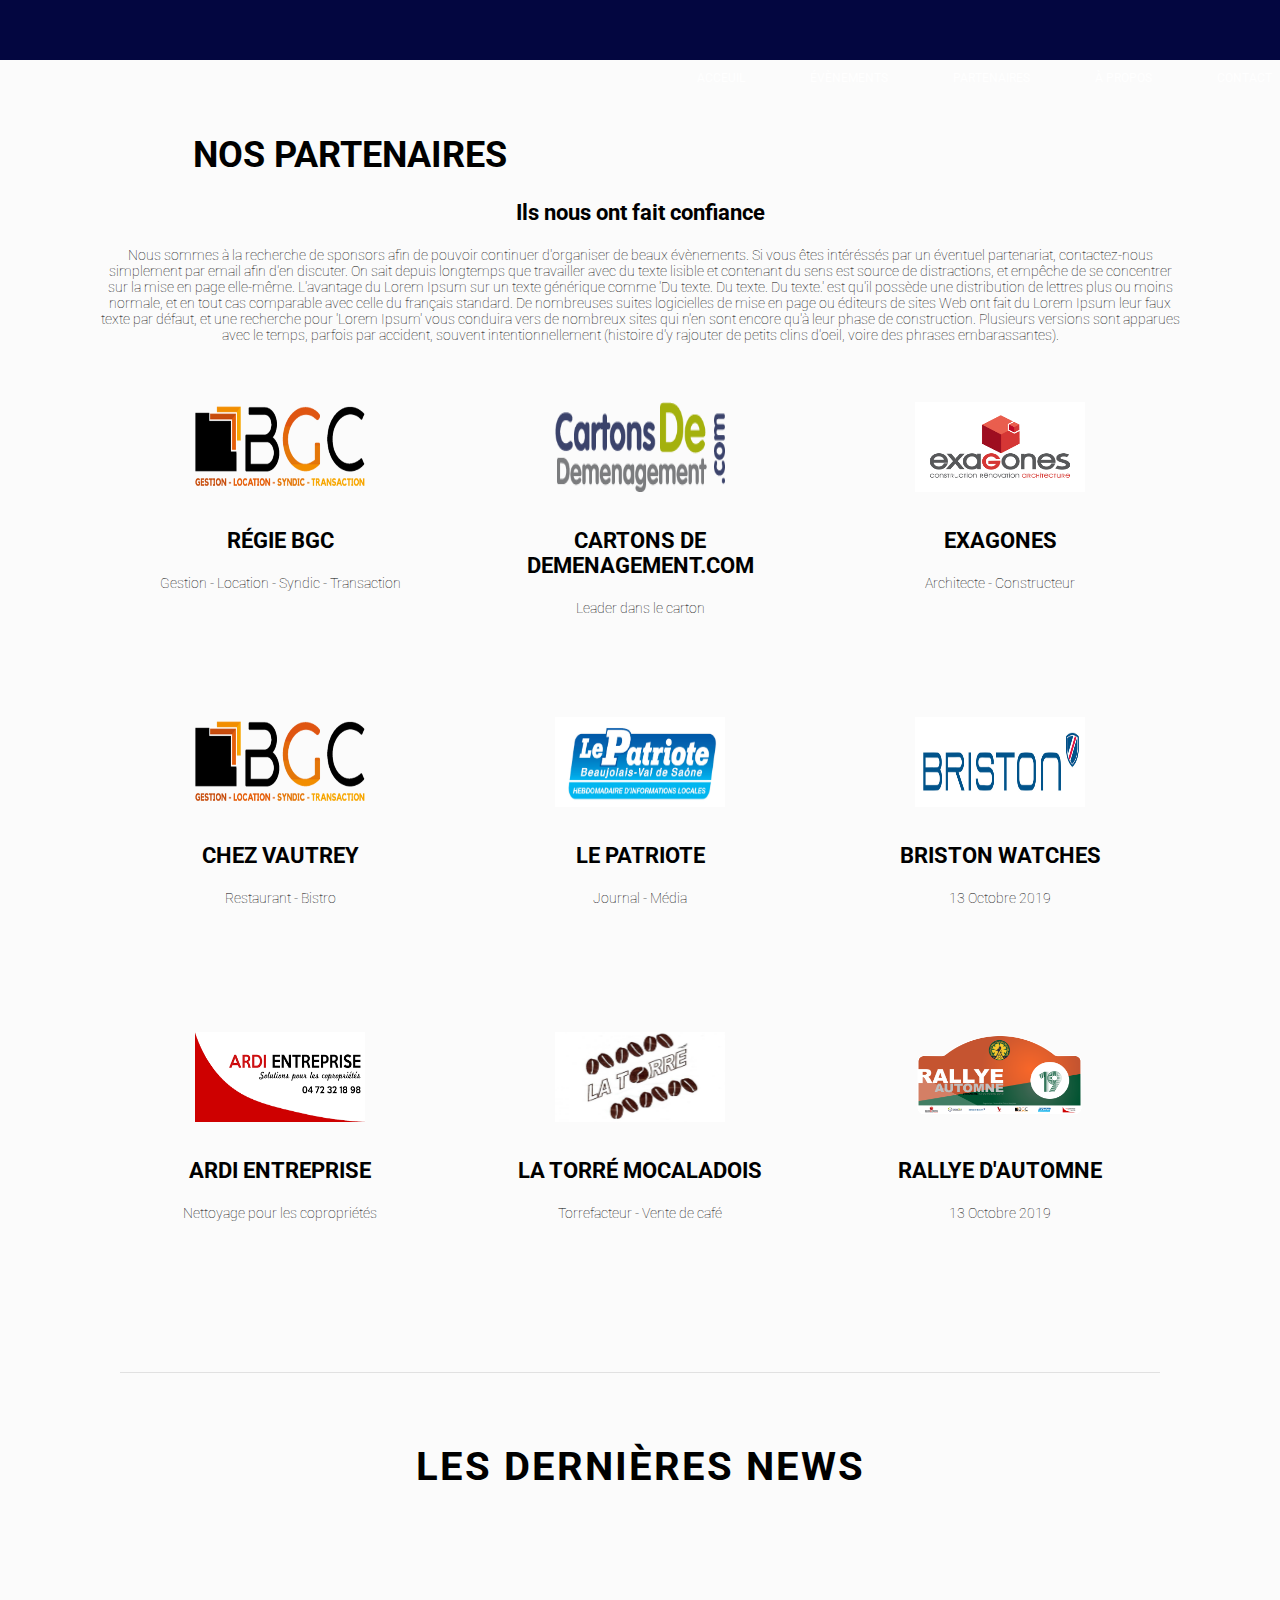
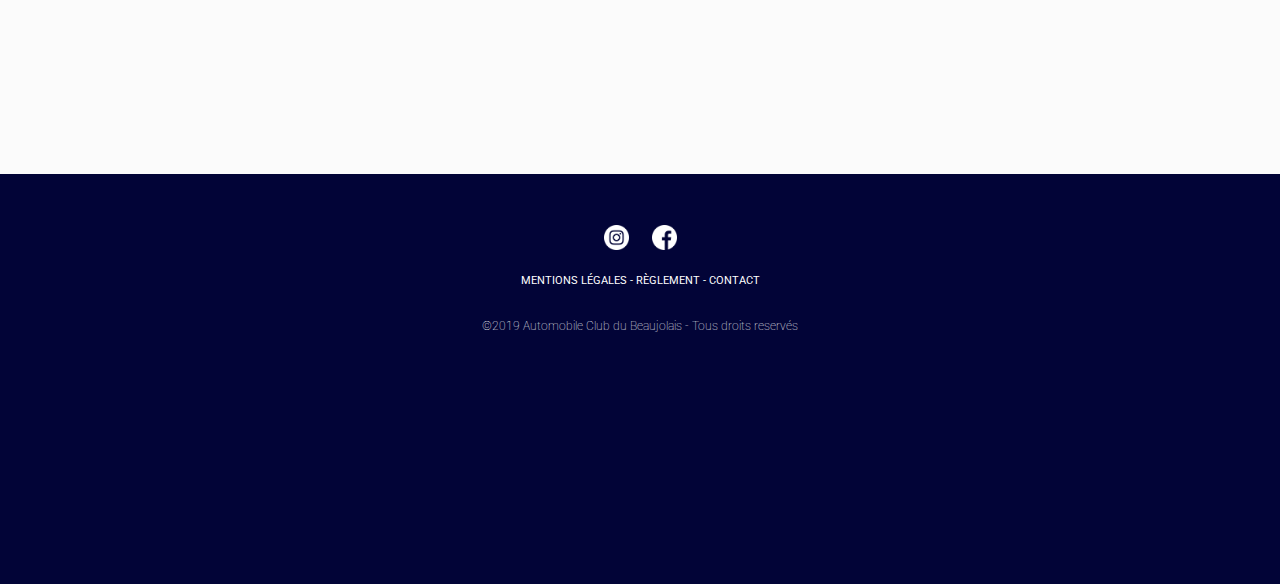
<file: sponsors.html>
<!DOCTYPE html>
<html>
<head>
	<title>Partenaires</title>
	<meta charset="utf-8">
	<link rel="stylesheet" href="css/style.css">
</head>

<body>
	<div class="banner_menu">
			<!-- <img src="img/logo.png" alt="logo ACB"> -->
			<ul class="menu">
				<li>
					<a href="file:///Users/antonindelas/Desktop/acb-site/index.html">ACCEUIL</a>
				</li>
				<li>
					<a href="file:///Users/antonindelas/Desktop/acb-site/events.html">ÉVÈNEMENTS</a>
				</li>
				<li>
					<a href="file:///Users/antonindelas/Desktop/acb-site/sponsors.html">PARTENAIRES</a>
				</li>
				<li>
					<a href="https://www.instagram.com/automobileclubbeaujolais">À PROPOS</a>
				</li>
				<li>
					<a href="file:///Users/antonindelas/Desktop/acb-site/contact.html">CONTACT</a>
				</li>
			</ul>
	</div>

	<div class="container">
		<h1>NOS PARTENAIRES</h1>
		<h3>Ils nous ont fait confiance</h3>
		<p>
			Nous sommes à la recherche de sponsors afin de pouvoir continuer d'organiser de beaux évènements. Si vous êtes intéréssés par un éventuel partenariat, contactez-nous simplement par email afin d'en discuter.
			On sait depuis longtemps que travailler avec du texte lisible et contenant du sens est source de distractions, et empêche de se concentrer sur la mise en page elle-même. L'avantage du Lorem Ipsum sur un texte générique comme 'Du texte. Du texte. Du texte.' est qu'il possède une distribution de lettres plus ou moins normale, et en tout cas comparable avec celle du français standard. De nombreuses suites logicielles de mise en page ou éditeurs de sites Web ont fait du Lorem Ipsum leur faux texte par défaut, et une recherche pour 'Lorem Ipsum' vous conduira vers de nombreux sites qui n'en sont encore qu'à leur phase de construction. Plusieurs versions sont apparues avec le temps, parfois par accident, souvent intentionnellement (histoire d'y rajouter de petits clins d'oeil, voire des phrases embarassantes).
		</p>

		<div class="partners">
			<div class="card_partners">
				<!-- <a href="http://www.regie-bgc.fr/" target="_blank"><img src="img/partners/regie-bgc.png" alt="RÉGIE BGC"></a> -->
				<img src="img/partners/regie-bgc.png" alt="RÉGIE BGC">
				<h3>RÉGIE BGC</h3>
				<p>Gestion - Location - Syndic - Transaction</p>
			</div>
			<div class="card_partners">
				<img src="img/partners/cartonsdedemenagement.png" alt="CARTONS DE DÉMÉNAGEMENT"><br>
				<h3>CARTONS DE DEMENAGEMENT.COM</h3>
				<p>Leader dans le carton</p>
			</div>
			<div class="card_partners">
				<img src="img/partners/exagones.png" alt="exagones"><br>
				<h3>EXAGONES</h3>
				<p>Architecte - Constructeur</p>
			</div>
		</div>

		<div class="partners">
			<div class="card_partners">
				<img src="img/partners/regie-bgc.png" alt="RÉGIE BGC"><br>
				<h3>CHEZ VAUTREY</h3>
				<p>Restaurant - Bistro</p>
			</div>
			<div class="card_partners">
				<img src="img/partners/le-patriote.jpg" alt="LE PATRIOTE"><br>
				<h3>LE PATRIOTE</h3>
				<p>Journal - Média</p>
			</div>
			<div class="card_partners">
				<img src="img/partners/briston.jpg" alt="BRISTON WATCHES"><br>
				<h3>BRISTON WATCHES</h3>
				<p>13 Octobre 2019</p>
			</div>
		</div>

		<div class="partners">
			<div class="card_partners">
				<img src="img/partners/ardi-entreprise.png" alt="ARDI ENTREPRISE"><br>
				<h3>ARDI ENTREPRISE</h3>
				<p>Nettoyage pour les copropriétés</p>
			</div>
			<div class="card_partners">
				<img src="img/partners/la-torre-mocaladois.jpg" alt="LA TORRÉ MOCALADOIS"><br>
				<h3>LA TORRÉ MOCALADOIS</h3>
				<p>Torrefacteur - Vente de café</p>
			</div>
			<div class="card_partners">
				<img src="img/plaque-rallye-automne.png" alt="rallye d'automne"><br>
				<h3>RALLYE D'AUTOMNE</h3>
				<p>13 Octobre 2019</p>
			</div>
		</div>


		<div class="separateur"></div>


		<h2>LES DERNIÈRES NEWS</h2>
		<div class="feed-insta">
			<iframe src="http://lightwidget.com/widgets/ed7c06296f3d5eb2aa0db5c8c0baf0f8.html" scrolling="no" allowtransparency="true" class="lightwidget-widget" style="width:100%;border:0;overflow:hidden;"></iframe>
		</div>
	</div>	

	<div class="footer">
		<ul class="social-networks">
			<li>
				<a href="https://www.instagram.com/automobileclubbeaujolais"><img src="img/icons/instagram.png" alt= "instagram icon"></a>
			</li>
			<li>
				<a href="https://www.instagram.com/automobileclubbeaujolais"><img src="img/icons/facebook.png" alt= "facebook icon"></a>
			</li>
		</ul>
		<ul class="mentions-legales">
			<li>
				<a href="https://www.instagram.com/automobileclubbeaujolais">MENTIONS LÉGALES -</a>
			</li>
			<li>
				<a href="https://www.instagram.com/automobileclubbeaujolais"> RÈGLEMENT -</a>
			</li>
			<li>
				<a href="https://www.instagram.com/automobileclubbeaujolais"> CONTACT</a>
			</li>
		</ul>
		<p>©2019 Automobile Club du Beaujolais - Tous droits reservés</p>
	</div>

</body>
</html>
</file>
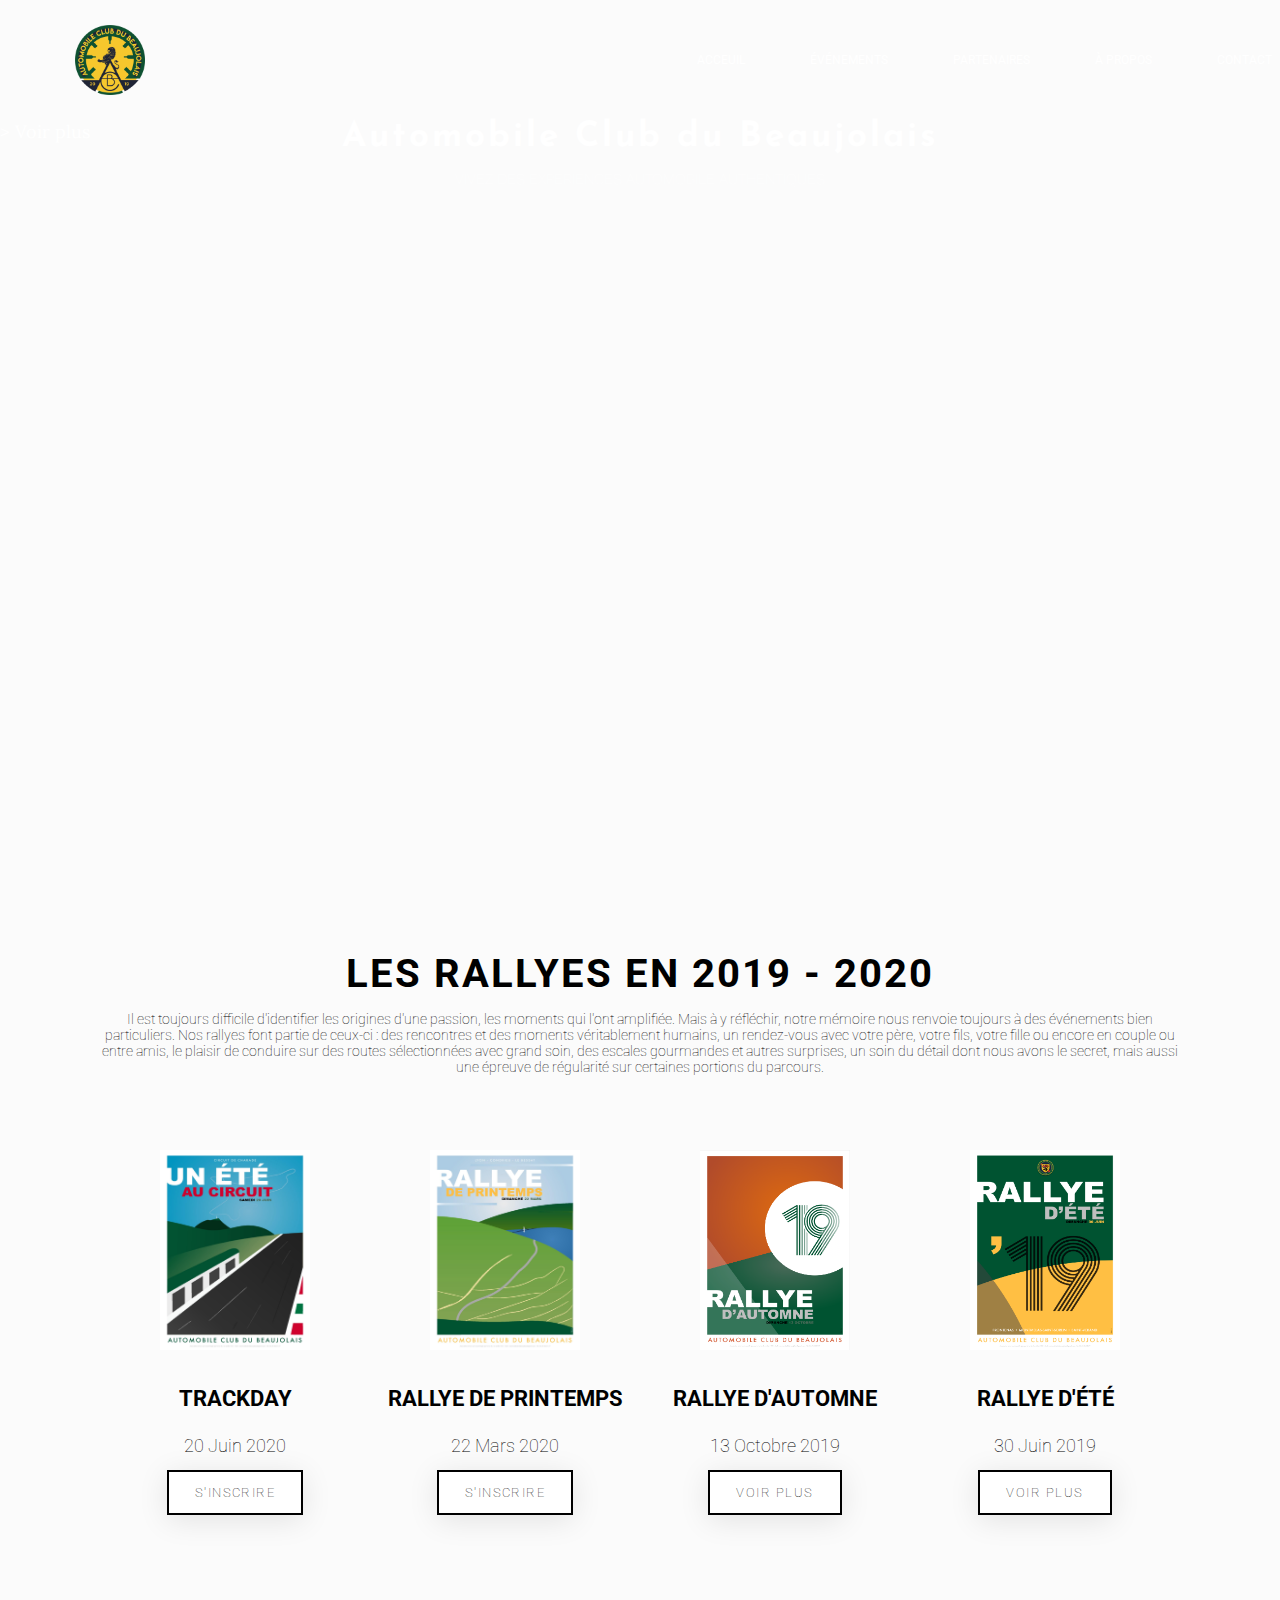
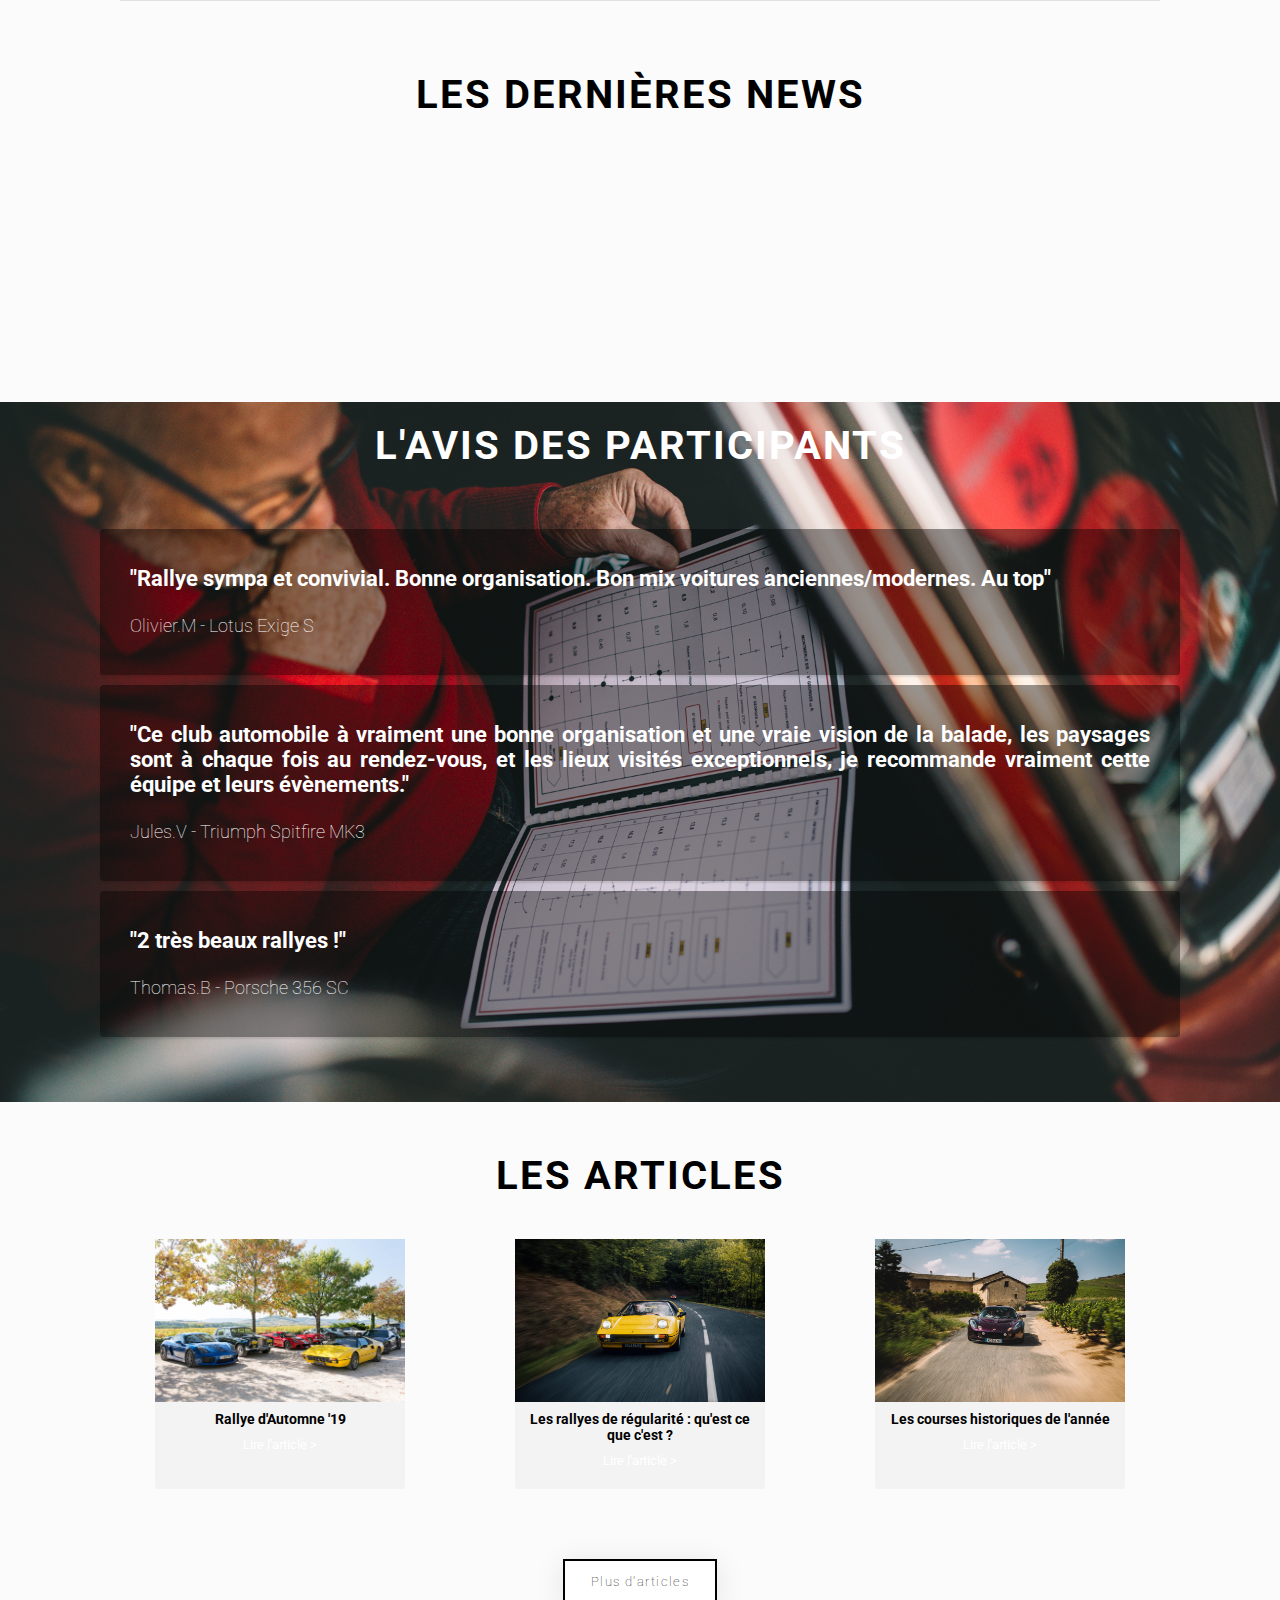
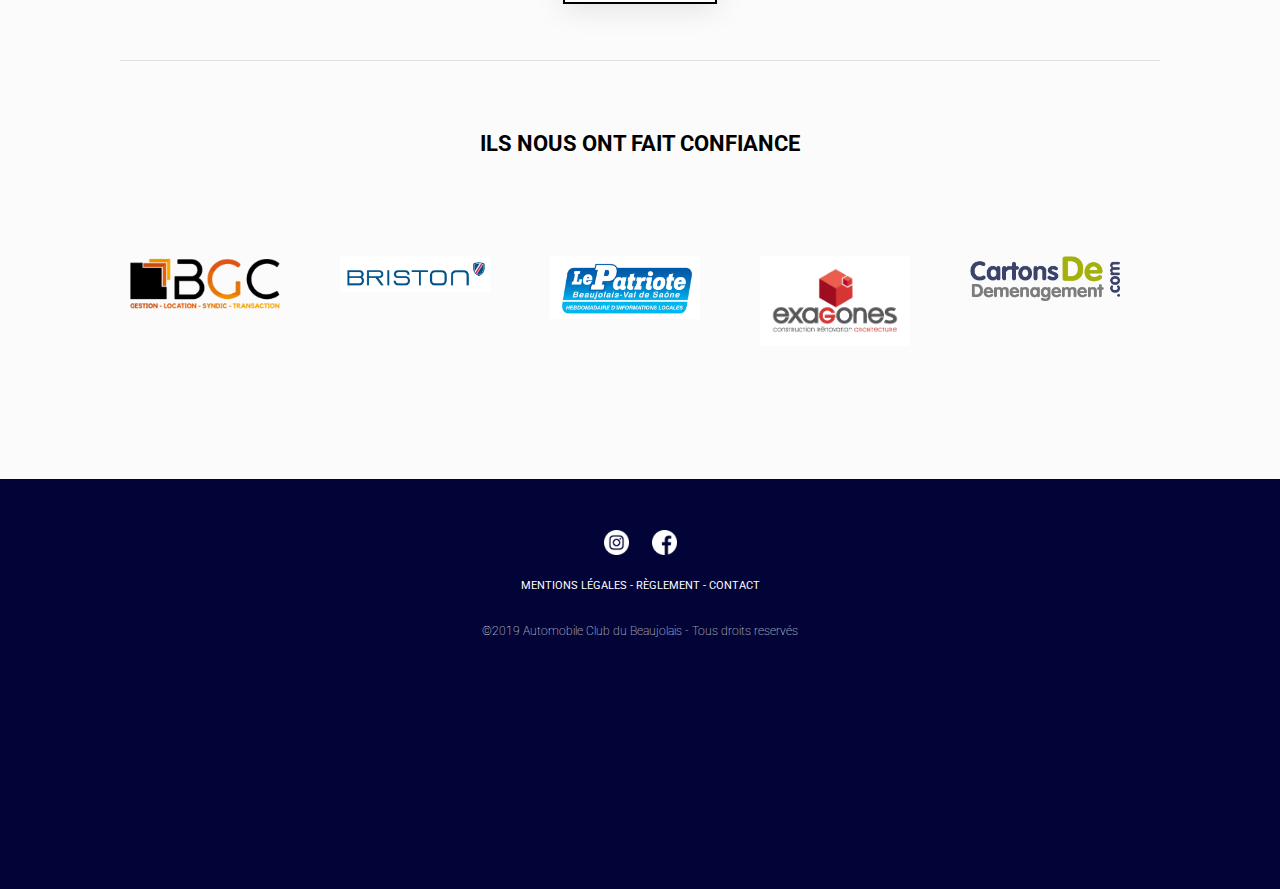
<file: test.html>
<!DOCTYPE html>
<html>
<head>
  <script async src="https://www.googletagmanager.com/gtag/js?id=UA-SOMETHING-1"></script>
  <script>
    window.dataLayer = window.dataLayer || [];
    function gtag(){dataLayer.push(arguments);}
    gtag('js', new Date());
    gtag('config', 'UA-SOMETHING-1');
  </script>
  <title>Automobile Club du Beaujolais</title>
  <meta name="description" content="L'Automobile Club du Beaujolais propose des expériences automobile authentiques... Rallyes dans des lieux magiques, trackdays, rassemblements.">
  <meta charset="utf-8">
  <link rel="stylesheet" href="css/style.css">
  <script src="https://cdn.lightwidget.com/widgets/lightwidget.js"></script>
</head>

<body>

  <div class="banner" id="banner-test">

      <div class="logo">
        <li><a href="file:///Users/antonindelas/Desktop/acb-site/index.html" target="_blank"><img src="img/logo.png" alt="logo ACB"></a></li>
      </div>

      <div class="menu">
        <li><a href="file:///Users/antonindelas/Desktop/acb-site/index.html">ACCEUIL</a></li>
        <li><a href="file:///Users/antonindelas/Desktop/acb-site/events.html">ÉVÉNEMENTS</a></li>
        <li><a href="file:///Users/antonindelas/Desktop/acb-site/sponsors.html">PARTENAIRES</a></li>
        <li><a href="file:///Users/antonindelas/Desktop/acb-site/about-us.html">À PROPOS</a></li>
        <li><a href="file:///Users/antonindelas/Desktop/acb-site/test.html">CONTACT</a></li>
      </div>

      <div class="title">
        <h1>Automobile Club du Beaujolais</h1>
        <h3>VIVEZ DES EXPÉRIENCES AUTOMOBILE AUTHENTIQUES</h3>
      </div>

      <div class="arrow-show-more-banner">
        <a href="#ancre-homepage">> Voir plus</a>
      </div>

  </div>

  <div class="container">

    <div id="ancre-homepage"></div>
    <h2>LES RALLYES EN 2019 - 2020</h2>
    <p>
      Il est toujours difficile d'identifier les origines d'une passion, les moments qui l'ont amplifiée. Mais à y réfléchir, notre mémoire nous renvoie toujours à des événements bien particuliers. Nos rallyes font partie de ceux-ci : des rencontres et des moments véritablement humains, un rendez-vous avec votre père, votre fils, votre fille ou encore en couple ou entre amis, le plaisir de conduire sur des routes sélectionnées avec grand soin, des escales gourmandes et autres surprises, un soin du détail dont nous avons le secret, mais aussi une épreuve de régularité sur certaines portions du parcours.
    </p>

      <div id="events">
        <div class="card-event">
          <img src="img/affiche-trackday-20.jpg" alt="trackday"><br>
          <h3>TRACKDAY</h3>
          <h4>20 Juin 2020</h4>
          <a href="https://delasantonin.typeform.com/to/USdo1l">S'INSCRIRE</a>
        </div>
        <div class="card-event">
          <img src="img/affiche-rallye-printemps-20.jpg" alt="rallye de printemps 2020"><br>
          <h3>RALLYE DE PRINTEMPS</h3>
          <h4>22 Mars 2020</h4>
          <a href="https://delasantonin.typeform.com/to/USdo1l">S'INSCRIRE</a>
        </div>
        <div class="card-event">
          <img src="img/affiche-rallye-automne-19.png" alt="rallye d'automne"><br>
          <h3>RALLYE D'AUTOMNE</h3>
          <h4>13 Octobre 2019</h4>
          <a href="file:///Users/antonindelas/Desktop/acb-site/rallye-automne-2019.html">VOIR PLUS</a>
        </div>
        <div class="card-event">
          <img src="img/affiche-rallye-ete-19.png" alt="rallye été"><br>
          <h3>RALLYE D'ÉTÉ</h3>
          <h4>30 Juin 2019</h4>
          <a href="#">VOIR PLUS</a><br>
        </div>
      </div>

      <div class="separateur"></div>

      <h2>LES DERNIÈRES NEWS</h2>
      <div class="feed-insta">
        <iframe src="http://lightwidget.com/widgets/ed7c06296f3d5eb2aa0db5c8c0baf0f8.html" scrolling="no" allowtransparency="true" class="lightwidget-widget" style="width:100%;border:0;overflow:hidden;"></iframe>
      </div>

    </div>
  </div>

  <div class="banner-review">
    <h2>L'AVIS DES PARTICIPANTS</h2>
    <div class="review">
      <div class="card-review">
        <h3>"Rallye sympa et convivial. Bonne organisation. Bon mix voitures anciennes/modernes. Au top"</h3>
        <h4>Olivier.M - Lotus Exige S</h4>
      </div>
      <div class="card-review">
        <h3>"Ce club automobile à vraiment une bonne organisation et une vraie vision de la balade, les paysages sont à chaque fois au rendez-vous, et les lieux visités exceptionnels, je recommande vraiment cette équipe et leurs évènements."</h3>
        <h4>Jules.V - Triumph Spitfire MK3</h4>
      </div>
      <div class="card-review" id="card-review-responsive">
        <h3>"2 très beaux rallyes !"</h3>
        <h4>Thomas.B - Porsche 356 SC</h4>
      </div>
    </div>
  </div>

  <div class="container">

    <h2>LES ARTICLES</h2>
    <div id="articles">
      <div class="card-article">
        <img src="img/background3.jpg" alt="article-rallye"><br>
        <h4>Rallye d'Automne '19</h3>
        <a href="#">Lire l'article ></a>
      </div>
      <div class="card-article">
        <img src="img/background.jpg" alt="article-rallye"><br>
        <h4>Les rallyes de régularité : qu'est ce que c'est ?</h3>
        <a href="#">Lire l'article ></a>
      </div>
      <div class="card-article">
        <img src="img/background1.jpg" alt="article-rallye"><br>
        <h4>Les courses historiques de l'année</h3>
        <a href="#">Lire l'article ></a>
      </div>
    </div>

    <a href="#" class="btn-show-more">Plus d'articles</a>

    <div class="separateur"></div>

    <h3>ILS NOUS ONT FAIT CONFIANCE</h3>
    <div class="gallery" id="gallery-sponsors">
      <a href="http://www.regie-bgc.fr/" target="_blank"><img src="img/partners/regie-bgc.png" alt= "regie-bgc"></a>
      <a href="https://www.briston-watches.com/" target="_blank"><img src="img/partners/briston.jpg" alt= "briston-watches"></a>
      <a href="https://www.lepatriote.fr/" target="_blank"><img src="img/partners/le-patriote.jpg" alt= "lepatriote"></a>
      <a href="#" target="_blank"><img src="img/partners/exagones.png" alt="exagones"></a>
      <a href="https://www.cartonsdedemenagement.com/" target="_blank"><img src="img/partners/cartonsdedemenagement.png" alt= "cartonsdedemenagement"></a>
    </div>

  </div>

  <div class="footer">
    <ul class="social-networks">
      <li><a href="https://www.instagram.com/automobileclubbeaujolais" target="_blank"><img src="img/icons/instagram.png" alt= "instagram icon"></a></li>
      <li><a href="https://www.facebook.com/automobileclubbeaujolais/" target="_blank"><img src="img/icons/facebook.png" alt= "facebook icon"></a></li>
    </ul>
    <ul class="mentions-legales">
      <li><a href="https://www.instagram.com/automobileclubbeaujolais">MENTIONS LÉGALES -</a></li>
      <li><a href="https://www.instagram.com/automobileclubbeaujolais"> RÈGLEMENT -</a></li>
      <li><a href="file:///Users/antonindelas/Desktop/acb-site/contact.html"> CONTACT</a></li>
    </ul>
    <p>©2019 Automobile Club du Beaujolais - Tous droits reservés</p>
  </div>

</body>
</html>
</file>
<file: css/style.css>
/* Importing Google fonts */
@import url("https://fonts.googleapis.com/css?family=Lora:400,700|Roboto:300,400,700");
@import url('https://fonts.googleapis.com/css?family=Josefin+Sans|Work+Sans&display=swap');

/* Importing component files */
@import url("components/avatar.css");
@import url("components/banner.css");
@import url("components/button.css");
@import url("components/card.css");
@import url("components/menu.css");
@import url("components/gallery.css");


/* General style rules for fonts and colors */
body 	{
  font-family: 'Lora', serif;
  font-size: 18px;
  margin: 0px;
  background-color: rgba(0,0,0,0.015);
}

h1, h2, h3 	{
  font-family: 'Roboto', sans-serif;
}

h2 {
	font-size: 40px;
	letter-spacing: 2px;
	margin: 0px auto;
}

h3	{
	font-size: 22px;
}

p 	{
	font-size: 12px;
	font-family: 'Roboto', sans-serif;
	font-weight: lighter;
}

a {
  text-decoration: none;
  color: white;
}

.logo {
	width: 50vw;
	height: 120px;
	float: left;
	display: block;
}

.logo img {
	width: 70px;
	height: 70px;
	margin: 25px 25px 25px 75px;
}

.title {
	width: 100vw;
	height: 100px;
	display: block;
	flex-direction: column;
}

.title h1 {
		margin: 0 0;
}

.container 	{
	padding: 30px 100px;
	font-family: 'Roboto', sans-serif;
	text-align: center;
	margin-top: 20px;
}

.container p {
	font-size: 14px;
}

.container a {
	font-size: 13px;
}

#events		{
	display:flex;
  flex-wrap: wrap;
  justify-content: space-around;
	align-items: center;
	margin: 50px 0 100px 0;
}

#articles {
	display:flex;
  flex-wrap: wrap;
  justify-content: space-around;
	align-items: center;
	margin: 0 0 40px 0;
}

.review 	{
	margin: 0 0 100px 0;
	padding: 30px 100px;
}

.review	h2	{
	text-align: center;
}

.review	h3	{
	text-align: justify;
}

.review	p	{
	text-align: center;
}

.partners	{
	display: flex;
	justify-content: space-around;
	align-items: center;
	padding: 20px 0;
}

.feed-insta {
	margin: 50px 0;
}

.footer 	{
	background-color: #020437;
	color:	white;
	text-align: center;
	padding: 30px 0 30px 0;
	font-family: 'Roboto', sans-serif;
	font-size: 11px;
	height: 350px;
}

.footer li {
	display: inline;
	text-decoration: none;
}

.footer a {
	font-family: 'Roboto', sans-serif;
}

.footer p {
	font-style: 10px;
	padding: 20px 0 10px; 0;
}

.social-networks {
	padding: 0 0 0 0;
}

.social-networks img {
	height:	25px;
	width: 25px;
	margin: 10px;
}

.mentions-legales {
	padding: 0 0 0 0;
}

.separateur {
	height: 1px;
	background-color: rgba(0,0,0,0.1);
	margin: 70px 20px;
}

.intro-partners p {
	text-align: justify;
}

.contact-form {
	text-align: center;
	margin: 50px 0;
}

.google-maps {
	width: 100%;
	text-align: center;
	margin: 30px 0 100px 0;
}

/* Responsive Design */


@media (max-width: 960px) {
  .container {
    width: 700px;
  }
}

@media (max-width: 840px) {
	.card-review h3 {
		font-size: 17px;
	}

	.card-review h4 {
		font-size: 17px;
	}

  .container {
    width: 500px;
  }
}

@media (max-width: 720px) {
	.feed-insta {
		width: 500px;
	}

	.card-review h3 {
		font-size: 13px;
	}

	.card-review h4 {
		font-size: 13px;
	}

  .container {
    width: 500px;
  }
}


@media (max-width: 540px) {
  .container {
    width: 300px;
  }

  .logo {
  	width: 100%;
  }

  .menu {
  	width: 100%;
  	text-align: center;
  }

  #card-review-responsive {

  }
}

@media (max-width: 400px) {
  .container {
    width: 250px;
  }

  .logo {
  	width: 100%;
  }

  .menu {
  	width: 100%;
  	text-align: center;
  }

  #card-review-responsive {
  	visibility: hidden;
  }
</file>
